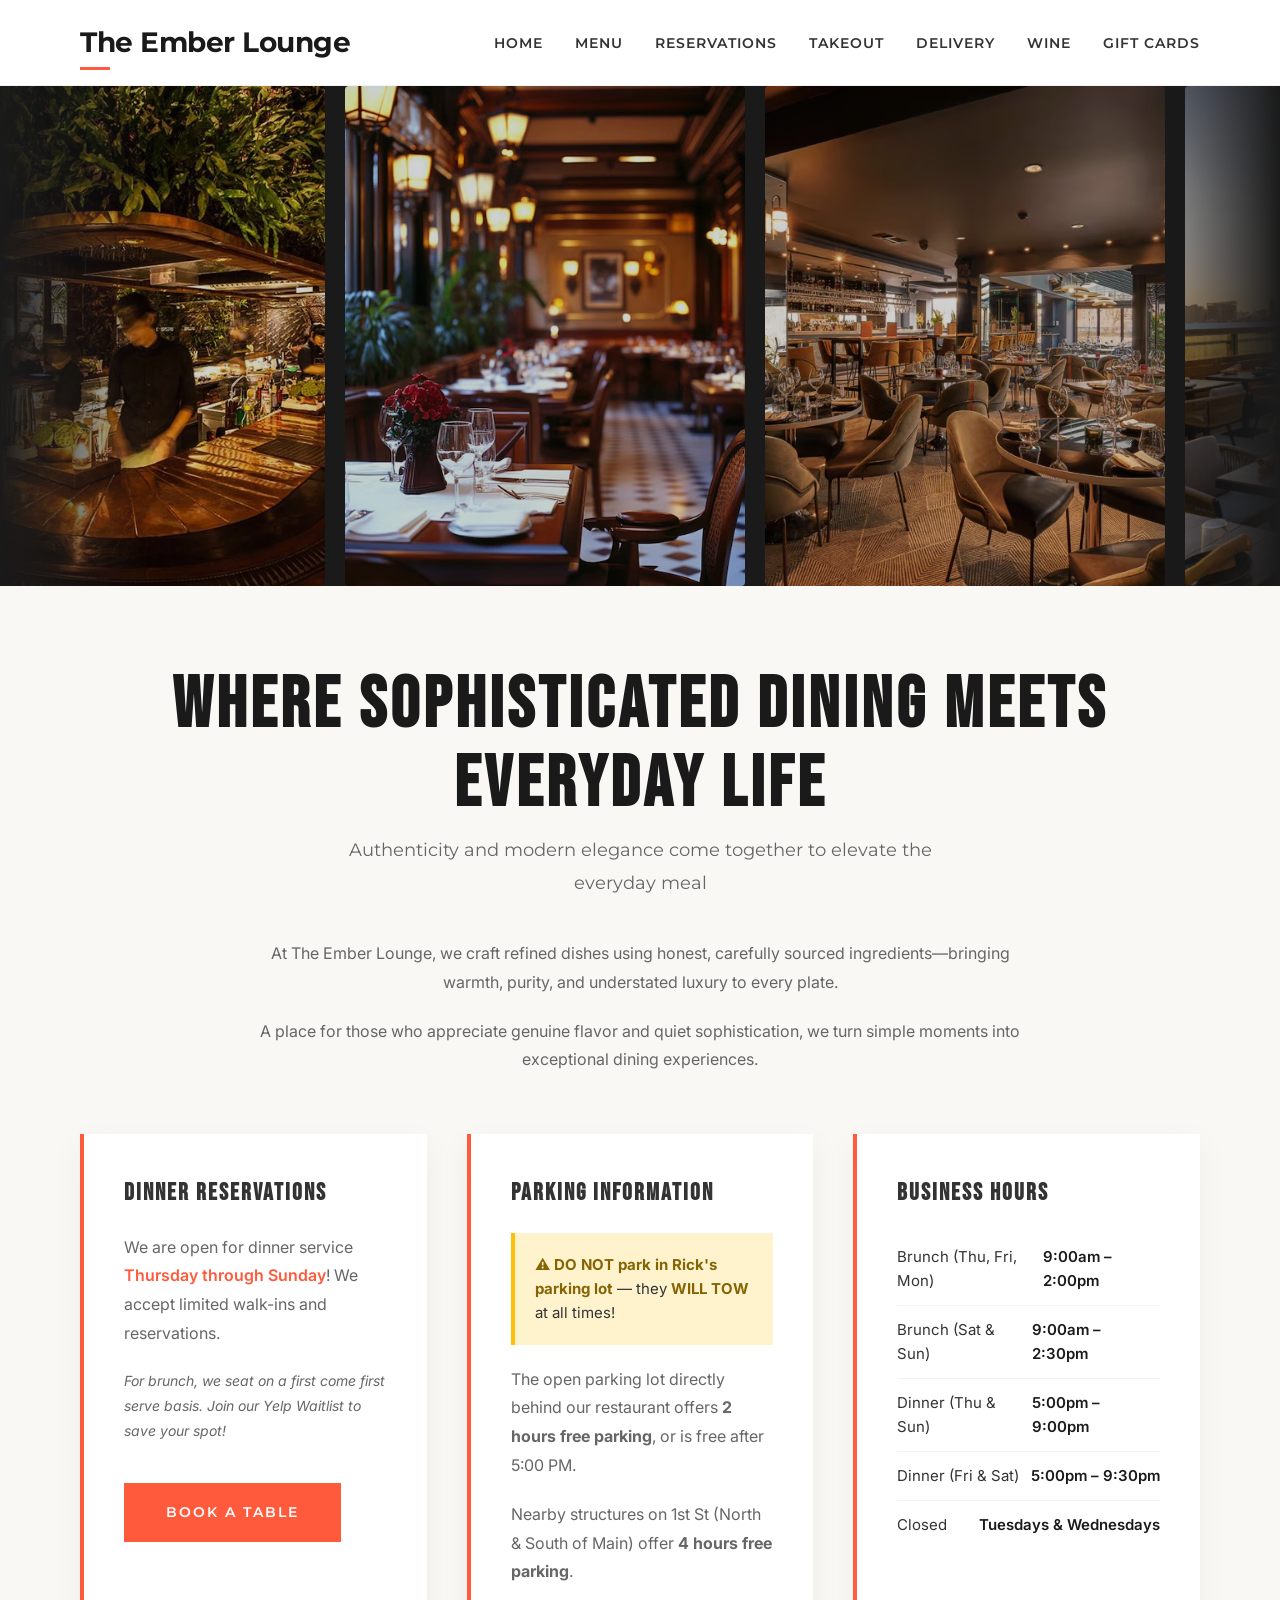
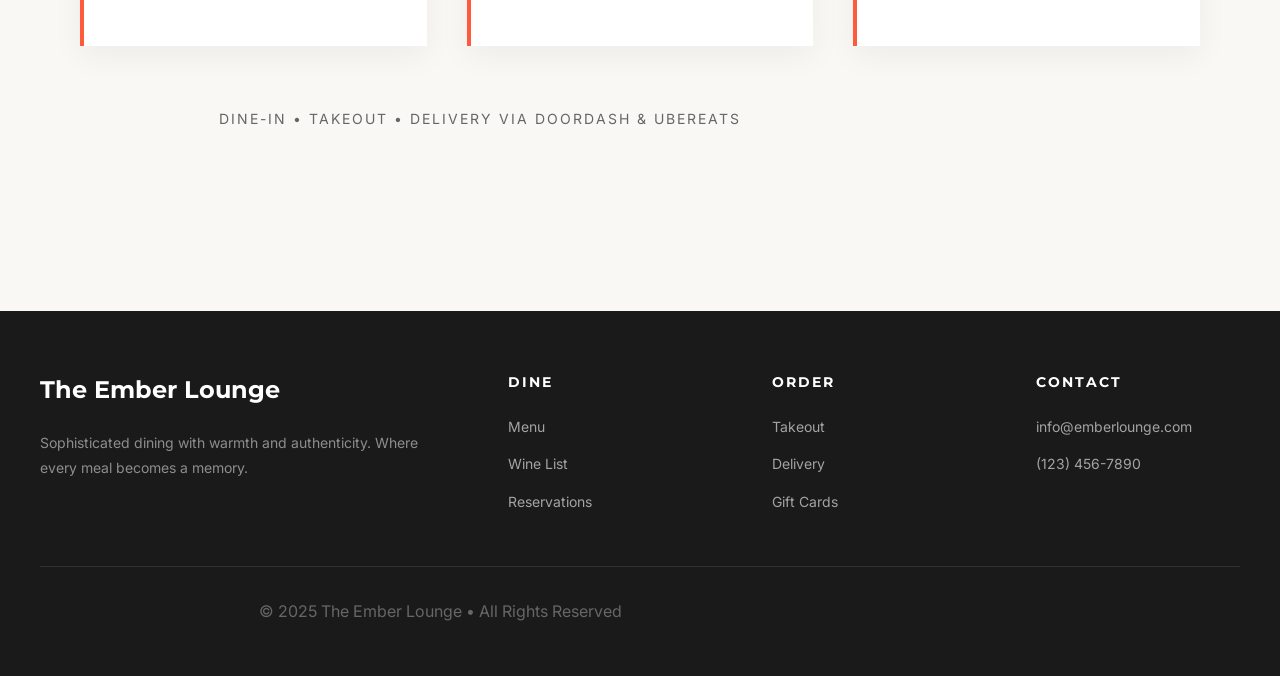
<file: index.html>
<!DOCTYPE html>
<html lang="en">
<head>
    <meta charset="UTF-8">
    <meta name="viewport" content="width=device-width, initial-scale=1.0">
    <title>The Ember Lounge | Sophisticated Dining</title>
    <meta name="description" content="Where sophisticated dining meets everyday life. Experience refined dishes with honest, carefully sourced ingredients.">

    <!-- Google Fonts -->
    <link rel="preconnect" href="https://fonts.googleapis.com">
    <link rel="preconnect" href="https://fonts.gstatic.com" crossorigin>
    <link href="https://fonts.googleapis.com/css2?family=Bebas+Neue&family=Inter:wght@300;400;600&family=Montserrat:wght@400;600;700&display=swap" rel="stylesheet">
    
    <link rel="stylesheet" href="style.css">
</head>
<body>

    <!-- Navigation -->
    <header>
        <nav class="navbar">
            <div class="logo">The Ember Lounge</div>
            <div class="menu-toggle">
                <span></span>
                <span></span>
                <span></span>
            </div>
            <ul class="nav-links">
                <li><a href="index.html">Home</a></li>
                <li><a href="menu.html">Menu</a></li>
                <li><a href="reservation.html">Reservations</a></li>
                <li><a href="takeout.html">Takeout</a></li>
                <li><a href="delivery.html">Delivery</a></li>
                <li><a href="wine.html">Wine</a></li>
                <li><a href="giftcards.html">Gift Cards</a></li>
            </ul>
        </nav>
    </header>

    <!-- Hero Slider -->
    <section class="premium-slider">
        <div class="slider-wrapper">
            <div class="slider-track">
                <img src="images/barres.jpg" alt="The Ember Lounge Bar">
                <img src="images/picres.avif" alt="Restaurant Interior">
                <img src="images/res.avif" alt="Dining Area">
                <img src="images/res1.png" alt="Chef's Table">
            </div>
        </div>
    </section>

    <!-- Main Content -->
    <main class="container">
        <h1 class="page-title">Where Sophisticated Dining Meets Everyday Life</h1>
        <p class="page-subtitle">Authenticity and modern elegance come together to elevate the everyday meal</p>
        
        <div class="text-center" style="max-width: 800px; margin: 0 auto 60px;">
            <p>At The Ember Lounge, we craft refined dishes using honest, carefully sourced ingredients—bringing warmth, purity, and understated luxury to every plate.</p>
            <p>A place for those who appreciate genuine flavor and quiet sophistication, we turn simple moments into exceptional dining experiences.</p>
        </div>

        <div class="info-grid">
            <div class="info-box">
                <h3>Dinner Reservations</h3>
                <p>We are open for dinner service <span class="highlight">Thursday through Sunday</span>! We accept limited walk-ins and reservations.</p>
                <p style="margin-top: 15px; font-size: 14px;"><em>For brunch, we seat on a first come first serve basis. Join our Yelp Waitlist to save your spot!</em></p>
                <a href="reservation.html" class="btn btn-primary mt-20">Book a Table</a>
            </div>

            <div class="info-box">
                <h3>Parking Information</h3>
                <div class="warning-box">
                    <strong>⚠️ DO NOT park in Rick's parking lot</strong> — they <strong>WILL TOW</strong> at all times!
                </div>
                <p>The open parking lot directly behind our restaurant offers <strong>2 hours free parking</strong>, or is free after 5:00 PM.</p>
                <p>Nearby structures on 1st St (North & South of Main) offer <strong>4 hours free parking</strong>.</p>
            </div>

            <div class="info-box">
                <h3>Business Hours</h3>
                <ul class="hours-list">
                    <li>
                        <span>Brunch (Thu, Fri, Mon)</span>
                        <strong>9:00am – 2:00pm</strong>
                    </li>
                    <li>
                        <span>Brunch (Sat & Sun)</span>
                        <strong>9:00am – 2:30pm</strong>
                    </li>
                    <li>
                        <span>Dinner (Thu & Sun)</span>
                        <strong>5:00pm – 9:00pm</strong>
                    </li>
                    <li>
                        <span>Dinner (Fri & Sat)</span>
                        <strong>5:00pm – 9:30pm</strong>
                    </li>
                    <li>
                        <span>Closed</span>
                        <strong>Tuesdays & Wednesdays</strong>
                    </li>
                </ul>
            </div>
        </div>

        <div class="text-center mt-40">
            <p style="font-size: 14px; text-transform: uppercase; letter-spacing: 2px; color: var(--text-light);">
                Dine-in • Takeout • Delivery via DoorDash & UberEats
            </p>
        </div>
    </main>

    <!-- Footer -->
    <footer>
        <div class="footer-content">
            <div class="footer-brand">
                <h4>The Ember Lounge</h4>
                <p>Sophisticated dining with warmth and authenticity. Where every meal becomes a memory.</p>
            </div>
            <div class="footer-links">
                <h5>Dine</h5>
                <ul>
                    <li><a href="menu.html">Menu</a></li>
                    <li><a href="wine.html">Wine List</a></li>
                    <li><a href="reservation.html">Reservations</a></li>
                </ul>
            </div>
            <div class="footer-links">
                <h5>Order</h5>
                <ul>
                    <li><a href="takeout.html">Takeout</a></li>
                    <li><a href="delivery.html">Delivery</a></li>
                    <li><a href="giftcards.html">Gift Cards</a></li>
                </ul>
            </div>
            <div class="footer-links">
                <h5>Contact</h5>
                <ul>
                    <li><a href="mailto:info@emberlounge.com">info@emberlounge.com</a></li>
                    <li><a href="tel:+1234567890">(123) 456-7890</a></li>
                </ul>
            </div>
        </div>
        <div class="footer-bottom">
            <p>&copy; 2025 The Ember Lounge • All Rights Reserved</p>
        </div>
    </footer>

    <script src="res.js"></script>
</body>
</html>
</file>
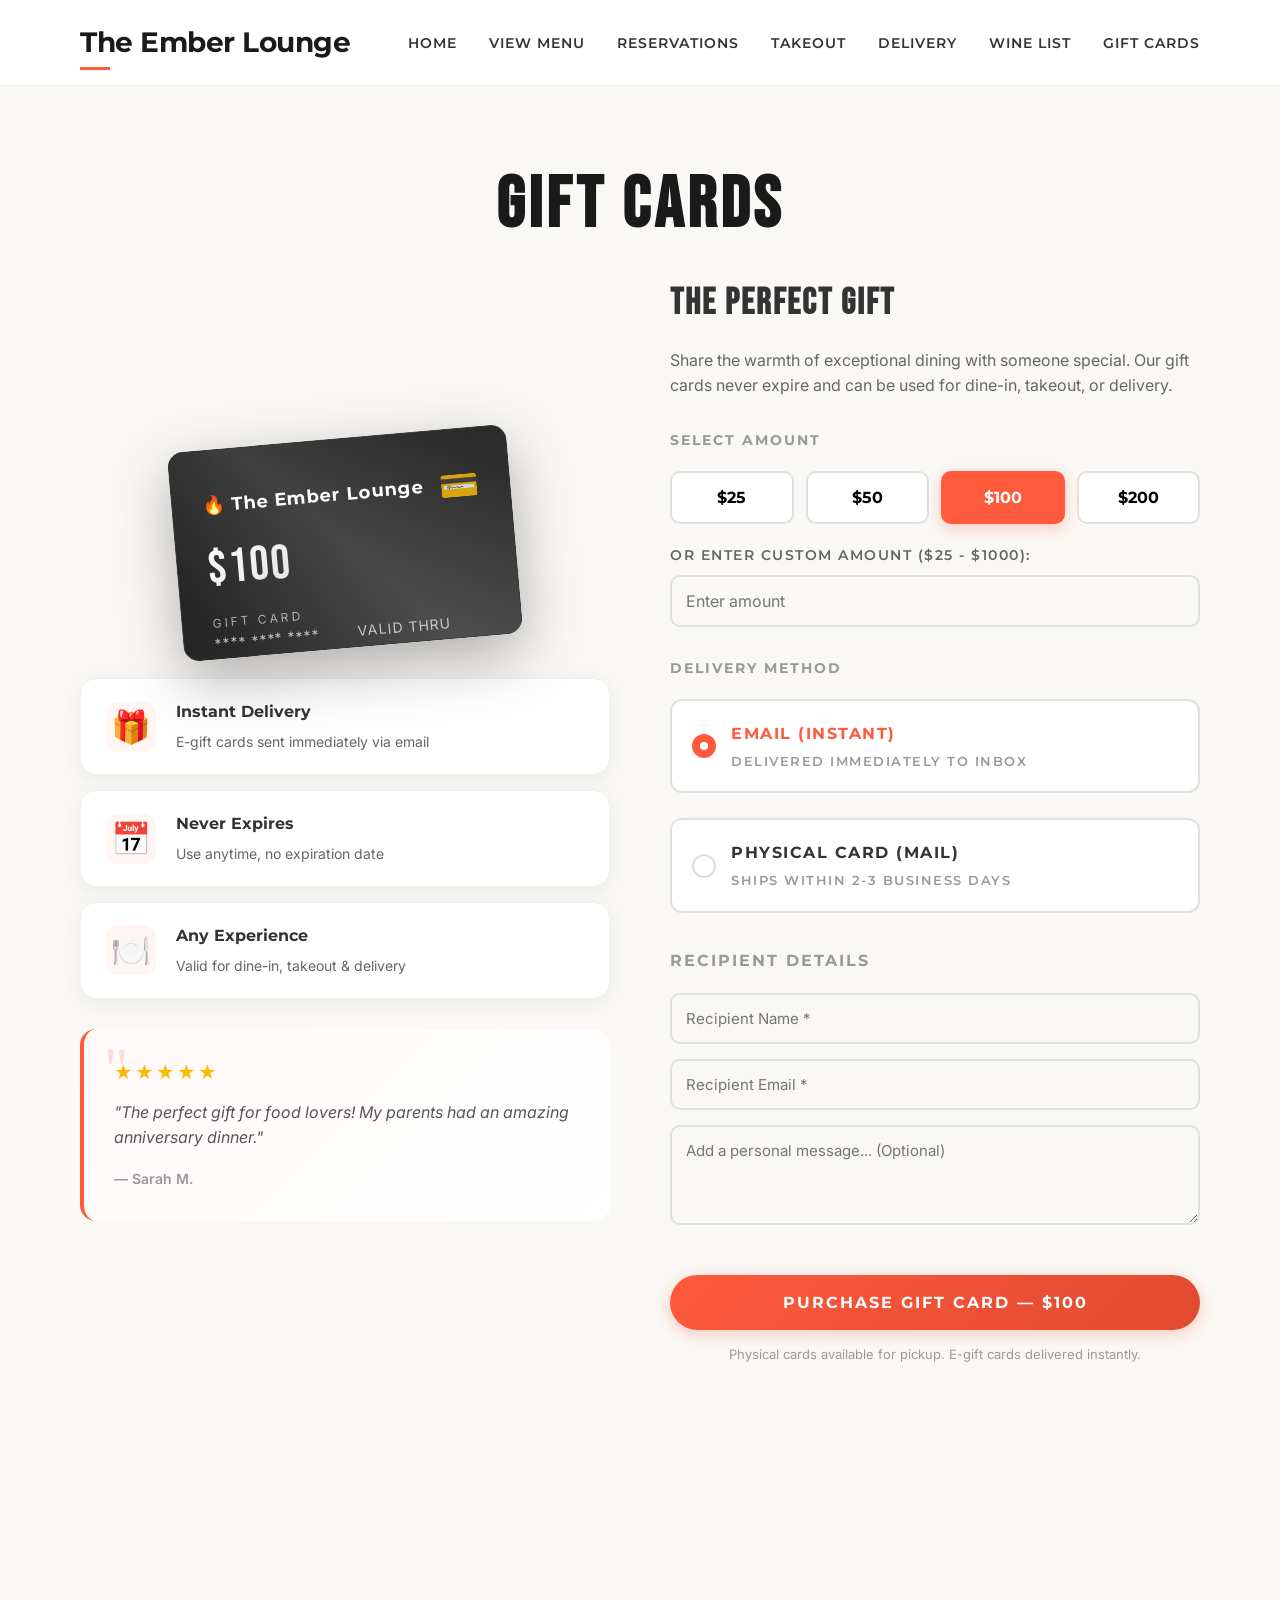
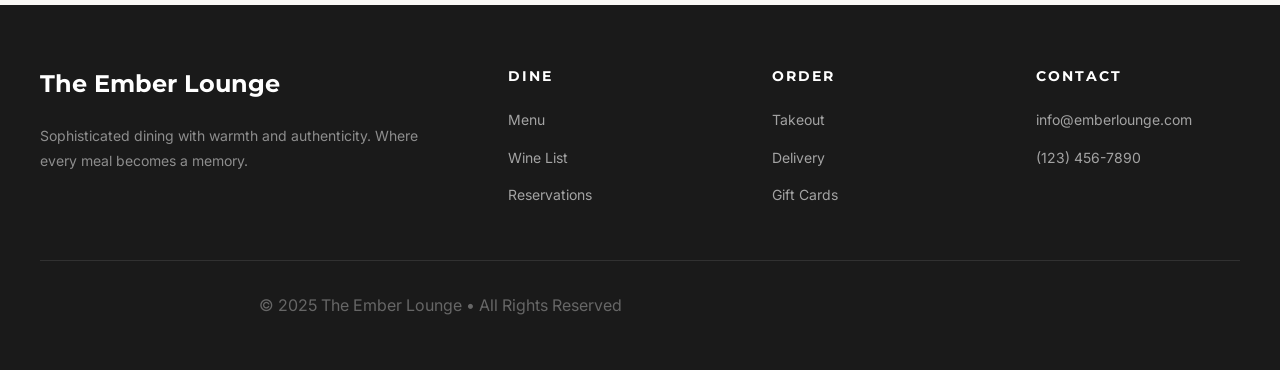
<file: giftcards.html>
<!DOCTYPE html>
<html lang="en">
<head>
    <meta charset="UTF-8">
    <meta name="viewport" content="width=device-width, initial-scale=1.0">
    <title>Gift Cards - The Ember Lounge</title>
    <link href="https://fonts.googleapis.com/css2?family=Bebas+Neue&family=Inter:wght@300;400;600&family=Montserrat:wght@400;600;700&display=swap" rel="stylesheet">
    <link rel="stylesheet" href="style.css">
</head>
<body>

<header>
    <nav class="navbar">
        <div class="logo">The Ember Lounge</div>
        <ul class="nav-links">
            <li><a href="index.html">Home</a></li>
            <li><a href="menu.html">View Menu</a></li>
            <li><a href="reservation.html">Reservations</a></li>
            <li><a href="takeout.html">Takeout</a></li>
            <li><a href="delivery.html">Delivery</a></li>
            <li><a href="wine.html">Wine List</a></li>
            <li><a href="giftcards.html">Gift Cards</a></li>
        </ul>
    </nav>
</header>

<main class="container">
    <h1 class="page-title">GIFT CARDS</h1>
    
    <div class="giftcard-hero">
        <!-- LEFT SIDE - Enhanced Visual Preview -->
        <div class="giftcard-left">
            <!-- Main Gift Card Visual -->
            <div class="giftcard-visual">
                <div class="giftcard-card" id="giftCardPreview">
                    <div class="card-design">
                        <div class="card-header">
                            <span class="card-logo">🔥 The Ember Lounge</span>
                            <span class="card-chip">💳</span>
                        </div>
                        <div class="card-body">
                            <span class="card-amount" id="cardAmountDisplay">$100</span>
                            <span class="card-label">GIFT CARD</span>
                        </div>
                        <div class="card-footer">
                            <span class="card-number">**** **** **** 4242</span>
                            <span class="card-valid">VALID THRU 12/28</span>
                        </div>
                    </div>
                    <div class="card-shine"></div>
                </div>
            </div>

            <!-- Additional Info Cards -->
            <div class="info-cards">
                <div class="info-card">
                    <span class="info-icon">🎁</span>
                    <div class="info-content">
                        <h4>Instant Delivery</h4>
                        <p>E-gift cards sent immediately via email</p>
                    </div>
                </div>
                
                <div class="info-card">
                    <span class="info-icon">📅</span>
                    <div class="info-content">
                        <h4>Never Expires</h4>
                        <p>Use anytime, no expiration date</p>
                    </div>
                </div>
                
                <div class="info-card">
                    <span class="info-icon">🍽️</span>
                    <div class="info-content">
                        <h4>Any Experience</h4>
                        <p>Valid for dine-in, takeout & delivery</p>
                    </div>
                </div>
            </div>

            <!-- Testimonial -->
            <div class="giftcard-testimonial">
                <div class="stars">★★★★★</div>
                <p>"The perfect gift for food lovers! My parents had an amazing anniversary dinner."</p>
                <span class="testimonial-author">— Sarah M.</span>
            </div>
        </div>

        <!-- RIGHT SIDE - Form (Keep as is) -->
        <div class="giftcard-info">
            <h2>The Perfect Gift</h2>
            <p>Share the warmth of exceptional dining with someone special. Our gift cards never expire and can be used for dine-in, takeout, or delivery.</p>
            
            <div class="giftcard-options">
                <h3>Select Amount</h3>
                <div class="amount-buttons">
                    <button class="amount-btn" onclick="selectAmount(25)">$25</button>
                    <button class="amount-btn" onclick="selectAmount(50)">$50</button>
                    <button class="amount-btn active" onclick="selectAmount(100)">$100</button>
                    <button class="amount-btn" onclick="selectAmount(200)">$200</button>
                </div>
                
                <div class="custom-amount">
                    <label>Or enter custom amount ($25 - $1000):</label>
                    <input type="number" id="customAmount" placeholder="Enter amount" min="25" max="1000">
                </div>

                <h3>Delivery Method</h3>
                <div class="delivery-method">
                    <label class="radio-label">
                        <input type="radio" name="deliveryMethod" value="email" checked>
                        <span class="radio-custom"></span>
                        <div class="radio-text">
                            <strong>Email (Instant)</strong>
                            <small>Delivered immediately to inbox</small>
                        </div>
                    </label>
                    
                    <label class="radio-label">
                        <input type="radio" name="deliveryMethod" value="physical">
                        <span class="radio-custom"></span>
                        <div class="radio-text">
                            <strong>Physical Card (Mail)</strong>
                            <small>Ships within 2-3 business days</small>
                        </div>
                    </label>
                </div>
                
                <div class="recipient-info">
                    <h3>Recipient Details</h3>
                    <input type="text" placeholder="Recipient Name *" id="recipientName" required>
                    <input type="email" placeholder="Recipient Email *" id="recipientEmail" required>
                    <textarea placeholder="Add a personal message... (Optional)" rows="3" id="giftMessage"></textarea>
                </div>
                
                <button class="btn-purchase" onclick="purchaseGiftCard()">PURCHASE GIFT CARD — $<span id="purchaseAmount">100</span></button>
                <p class="giftcard-note">Physical cards available for pickup. E-gift cards delivered instantly.</p>
            </div>
        </div>
    </div>
</main>

<footer>
        <div class="footer-content">
            <div class="footer-brand">
                <h4>The Ember Lounge</h4>
                <p>Sophisticated dining with warmth and authenticity. Where every meal becomes a memory.</p>
            </div>
            <div class="footer-links">
                <h5>Dine</h5>
                <ul>
                    <li><a href="menu.html">Menu</a></li>
                    <li><a href="wine.html">Wine List</a></li>
                    <li><a href="reservation.html">Reservations</a></li>
                </ul>
            </div>
            <div class="footer-links">
                <h5>Order</h5>
                <ul>
                    <li><a href="takeout.html">Takeout</a></li>
                    <li><a href="delivery.html">Delivery</a></li>
                    <li><a href="giftcards.html">Gift Cards</a></li>
                </ul>
            </div>
            <div class="footer-links">
                <h5>Contact</h5>
                <ul>
                    <li><a href="mailto:info@emberlounge.com">info@emberlounge.com</a></li>
                    <li><a href="tel:+1234567890">(123) 456-7890</a></li>
                </ul>
            </div>
        </div>
        <div class="footer-bottom">
            <p>&copy; 2025 The Ember Lounge • All Rights Reserved</p>
        </div>
    </footer>

<script src="res.js"></script>
</body>
</html>
</file>
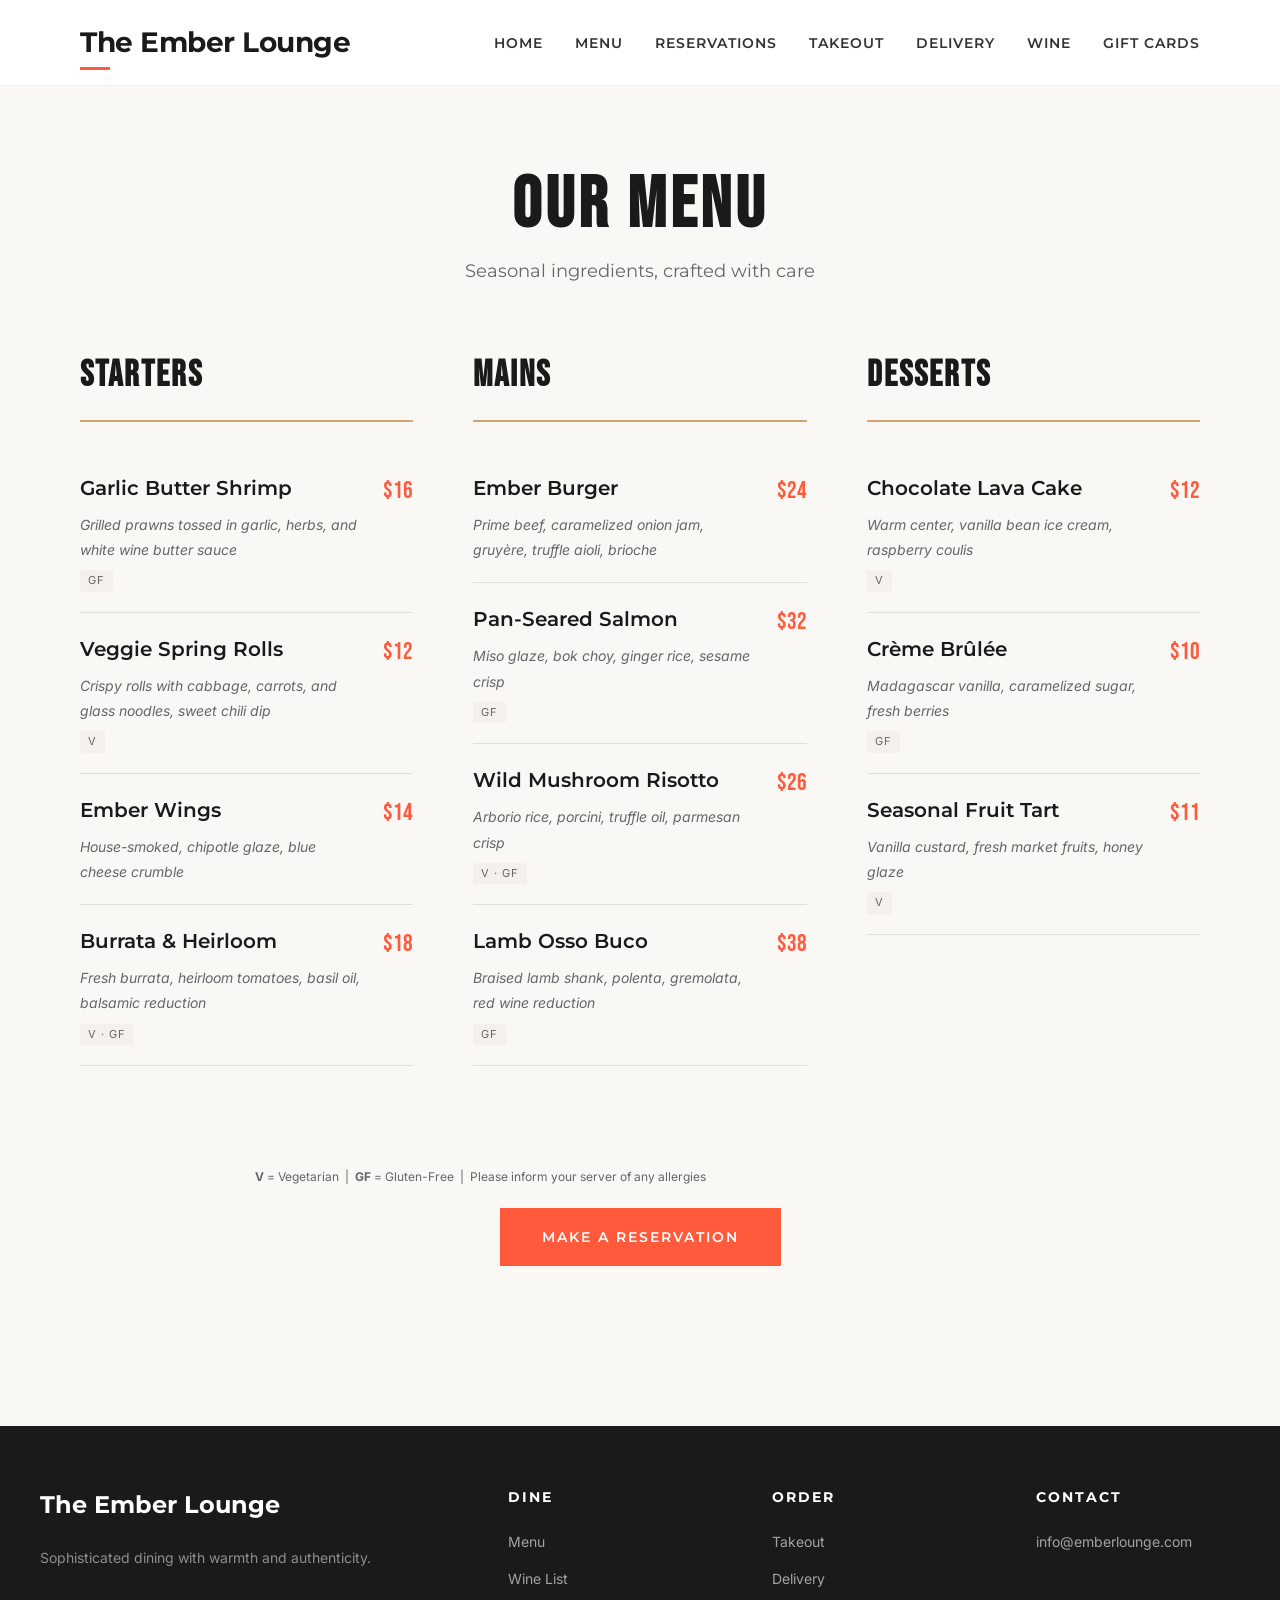
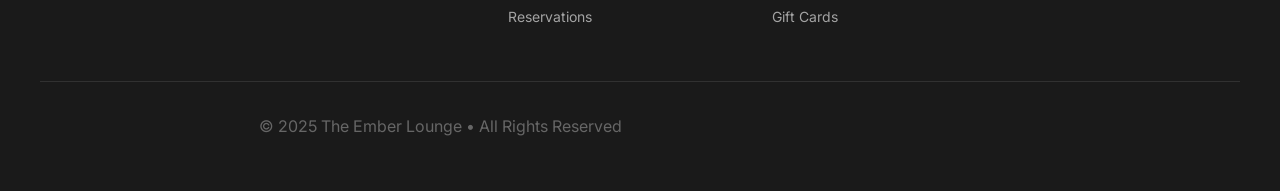
<file: menu.html>
<!DOCTYPE html>
<html lang="en">
<head>
    <meta charset="UTF-8">
    <meta name="viewport" content="width=device-width, initial-scale=1.0">
    <title>Our Menu | The Ember Lounge</title>
    <link rel="preconnect" href="https://fonts.googleapis.com">
    <link rel="preconnect" href="https://fonts.gstatic.com" crossorigin>
    <link href="https://fonts.googleapis.com/css2?family=Bebas+Neue&family=Inter:wght@300;400;600&family=Montserrat:wght@400;600;700&display=swap" rel="stylesheet">
    <link rel="stylesheet" href="style.css">
</head>
<body>

<header>
    <nav class="navbar">
        <div class="logo">The Ember Lounge</div>
        <div class="menu-toggle">
            <span></span>
            <span></span>
            <span></span>
        </div>
        <ul class="nav-links">
            <li><a href="index.html">Home</a></li>
            <li><a href="menu.html">Menu</a></li>
            <li><a href="reservation.html">Reservations</a></li>
            <li><a href="takeout.html">Takeout</a></li>
            <li><a href="delivery.html">Delivery</a></li>
            <li><a href="wine.html">Wine</a></li>
            <li><a href="giftcards.html">Gift Cards</a></li>
        </ul>
    </nav>
</header>

<main class="container">
    <div class="menu-intro">
        <h1 class="page-title">Our Menu</h1>
        <p class="page-subtitle">Seasonal ingredients, crafted with care</p>
    </div>

    <div class="menu-grid">
        <!-- Starters -->
        <section class="menu-section">
            <h2 class="menu-category">Starters</h2>
            
            <div class="menu-item">
                <div class="menu-item-content">
                    <h3>Garlic Butter Shrimp</h3>
                    <p>Grilled prawns tossed in garlic, herbs, and white wine butter sauce</p>
                    <span class="dietary">GF</span>
                </div>
                <span class="price">$16</span>
            </div>

            <div class="menu-item">
                <div class="menu-item-content">
                    <h3>Veggie Spring Rolls</h3>
                    <p>Crispy rolls with cabbage, carrots, and glass noodles, sweet chili dip</p>
                    <span class="dietary">V</span>
                </div>
                <span class="price">$12</span>
            </div>

            <div class="menu-item">
                <div class="menu-item-content">
                    <h3>Ember Wings</h3>
                    <p>House-smoked, chipotle glaze, blue cheese crumble</p>
                </div>
                <span class="price">$14</span>
            </div>

            <div class="menu-item">
                <div class="menu-item-content">
                    <h3>Burrata & Heirloom</h3>
                    <p>Fresh burrata, heirloom tomatoes, basil oil, balsamic reduction</p>
                    <span class="dietary">V · GF</span>
                </div>
                <span class="price">$18</span>
            </div>
        </section>

        <!-- Mains -->
        <section class="menu-section">
            <h2 class="menu-category">Mains</h2>
            
            <div class="menu-item">
                <div class="menu-item-content">
                    <h3>Ember Burger</h3>
                    <p>Prime beef, caramelized onion jam, gruyère, truffle aioli, brioche</p>
                </div>
                <span class="price">$24</span>
            </div>

            <div class="menu-item">
                <div class="menu-item-content">
                    <h3>Pan-Seared Salmon</h3>
                    <p>Miso glaze, bok choy, ginger rice, sesame crisp</p>
                    <span class="dietary">GF</span>
                </div>
                <span class="price">$32</span>
            </div>

            <div class="menu-item">
                <div class="menu-item-content">
                    <h3>Wild Mushroom Risotto</h3>
                    <p>Arborio rice, porcini, truffle oil, parmesan crisp</p>
                    <span class="dietary">V · GF</span>
                </div>
                <span class="price">$26</span>
            </div>

            <div class="menu-item">
                <div class="menu-item-content">
                    <h3>Lamb Osso Buco</h3>
                    <p>Braised lamb shank, polenta, gremolata, red wine reduction</p>
                    <span class="dietary">GF</span>
                </div>
                <span class="price">$38</span>
            </div>
        </section>

        <!-- Desserts -->
        <section class="menu-section">
            <h2 class="menu-category">Desserts</h2>
            
            <div class="menu-item">
                <div class="menu-item-content">
                    <h3>Chocolate Lava Cake</h3>
                    <p>Warm center, vanilla bean ice cream, raspberry coulis</p>
                    <span class="dietary">V</span>
                </div>
                <span class="price">$12</span>
            </div>

            <div class="menu-item">
                <div class="menu-item-content">
                    <h3>Crème Brûlée</h3>
                    <p>Madagascar vanilla, caramelized sugar, fresh berries</p>
                    <span class="dietary">GF</span>
                </div>
                <span class="price">$10</span>
            </div>

            <div class="menu-item">
                <div class="menu-item-content">
                    <h3>Seasonal Fruit Tart</h3>
                    <p>Vanilla custard, fresh market fruits, honey glaze</p>
                    <span class="dietary">V</span>
                </div>
                <span class="price">$11</span>
            </div>
        </section>
    </div>

    <div class="text-center mt-40">
        <p style="font-size: 12px; color: var(--text-light); margin-bottom: 20px;">
            <strong>V</strong> = Vegetarian &nbsp;|&nbsp; <strong>GF</strong> = Gluten-Free &nbsp;|&nbsp; 
            Please inform your server of any allergies
        </p>
        <a href="reservation.html" class="btn btn-primary">Make a Reservation</a>
    </div>
</main>

<footer>
    <div class="footer-content">
        <div class="footer-brand">
            <h4>The Ember Lounge</h4>
            <p>Sophisticated dining with warmth and authenticity.</p>
        </div>
        <div class="footer-links">
            <h5>Dine</h5>
            <ul>
                <li><a href="menu.html">Menu</a></li>
                <li><a href="wine.html">Wine List</a></li>
                <li><a href="reservation.html">Reservations</a></li>
            </ul>
        </div>
        <div class="footer-links">
            <h5>Order</h5>
            <ul>
                <li><a href="takeout.html">Takeout</a></li>
                <li><a href="delivery.html">Delivery</a></li>
                <li><a href="giftcards.html">Gift Cards</a></li>
            </ul>
        </div>
        <div class="footer-links">
            <h5>Contact</h5>
            <ul>
                <li><a href="mailto:info@emberlounge.com">info@emberlounge.com</a></li>
            </ul>
        </div>
    </div>
    <div class="footer-bottom">
        <p>&copy; 2025 The Ember Lounge • All Rights Reserved</p>
    </div>
</footer>

<script src="res.js"></script>
</body>
</html>
</file>
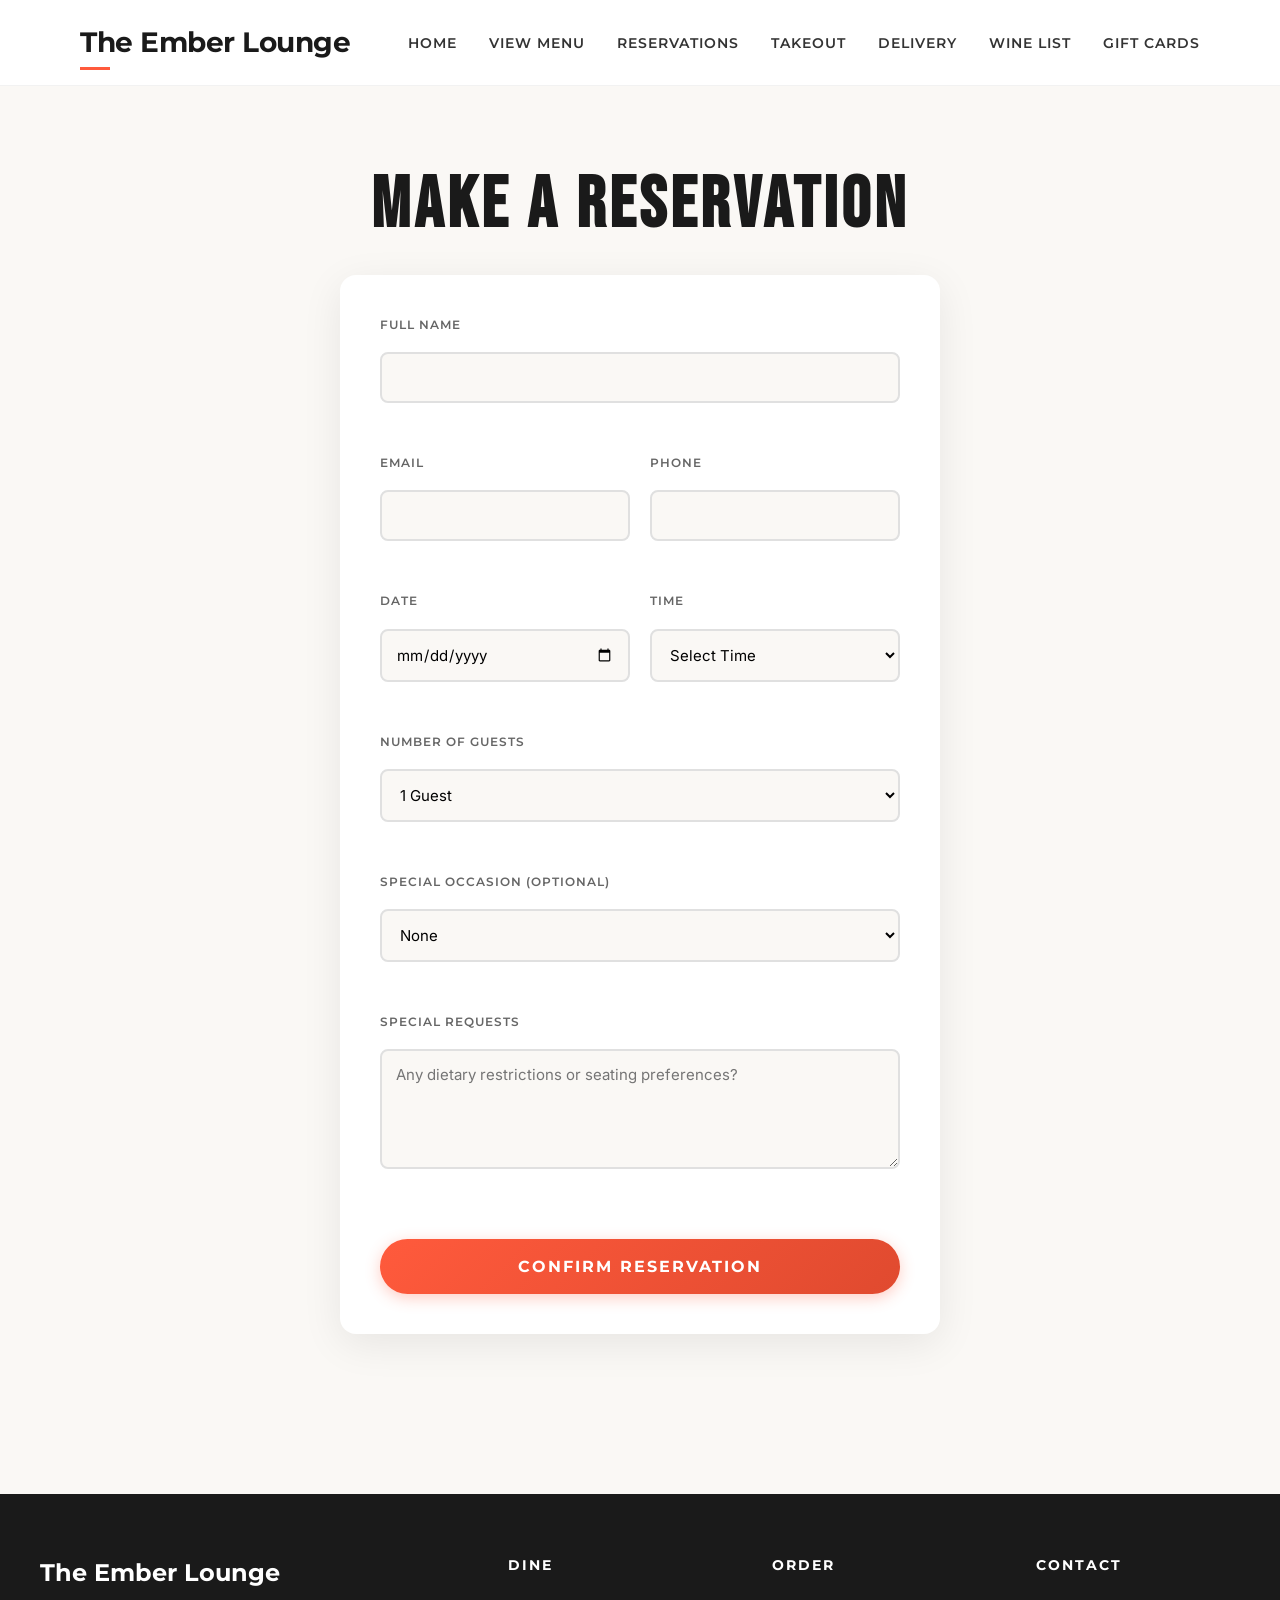
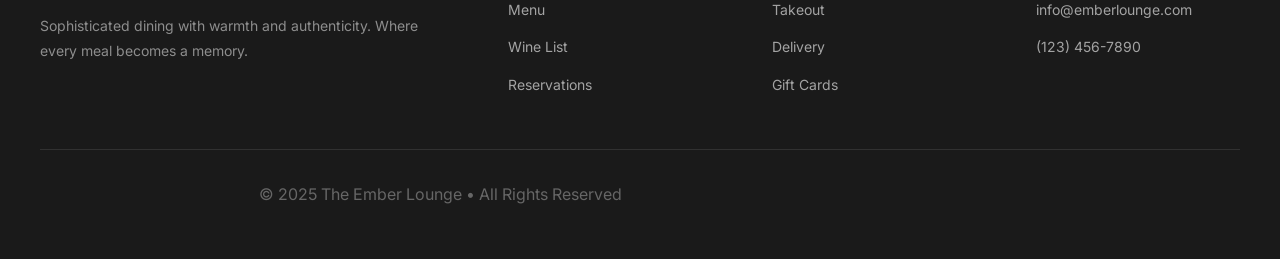
<file: reservation.html>
<!DOCTYPE html>
<html lang="en">
<head>
    <meta charset="UTF-8">
    <meta name="viewport" content="width=device-width, initial-scale=1.0">
    <title>Reservations - The Ember Lounge</title>
    <link href="https://fonts.googleapis.com/css2?family=Bebas+Neue&family=Inter:wght@300;400;600&family=Montserrat:wght@400;600;700&display=swap" rel="stylesheet">
    <link rel="stylesheet" href="style.css">
</head>
<body>

<header>
    <nav class="navbar">
        <div class="logo">The Ember Lounge</div>
        <ul class="nav-links">
            <li><a href="index.html">Home</a></li>
            <li><a href="menu.html">View Menu</a></li>
            <li><a href="reservation.html">Reservations</a></li>
            <li><a href="takeout.html">Takeout</a></li>
            <li><a href="delivery.html">Delivery</a></li>
            <li><a href="wine.html">Wine List</a></li>
            <li><a href="giftcards.html">Gift Cards</a></li>
        </ul>
    </nav>
</header>

<main class="container">
    <h1 class="page-title">MAKE A RESERVATION</h1>
    
    <div class="reservation-container">
        <form class="reservation-form" id="reservationForm">
            <div class="form-group">
                <label for="name">Full Name</label>
                <input type="text" id="name" name="name" required>
            </div>
            
            <div class="form-row">
                <div class="form-group">
                    <label for="email">Email</label>
                    <input type="email" id="email" name="email" required>
                </div>
                <div class="form-group">
                    <label for="phone">Phone</label>
                    <input type="tel" id="phone" name="phone" required>
                </div>
            </div>
            
            <div class="form-row">
                <div class="form-group">
                    <label for="date">Date</label>
                    <input type="date" id="date" name="date" required>
                </div>
                <div class="form-group">
                    <label for="time">Time</label>
                    <select id="time" name="time" required>
                        <option value="">Select Time</option>
                        <option value="17:00">5:00 PM</option>
                        <option value="17:30">5:30 PM</option>
                        <option value="18:00">6:00 PM</option>
                        <option value="18:30">6:30 PM</option>
                        <option value="19:00">7:00 PM</option>
                        <option value="19:30">7:30 PM</option>
                        <option value="20:00">8:00 PM</option>
                        <option value="20:30">8:30 PM</option>
                    </select>
                </div>
            </div>
            
            <div class="form-group">
                <label for="guests">Number of Guests</label>
                <select id="guests" name="guests" required>
                    <option value="1">1 Guest</option>
                    <option value="2">2 Guests</option>
                    <option value="3">3 Guests</option>
                    <option value="4">4 Guests</option>
                    <option value="5">5 Guests</option>
                    <option value="6">6 Guests</option>
                    <option value="7+">7+ Guests (Please call)</option>
                </select>
            </div>
            
            <div class="form-group">
                <label for="occasion">Special Occasion (Optional)</label>
                <select id="occasion" name="occasion">
                    <option value="">None</option>
                    <option value="birthday">Birthday</option>
                    <option value="anniversary">Anniversary</option>
                    <option value="business">Business Dinner</option>
                    <option value="date">Date Night</option>
                </select>
            </div>
            
            <div class="form-group">
                <label for="requests">Special Requests</label>
                <textarea id="requests" name="requests" rows="3" placeholder="Any dietary restrictions or seating preferences?"></textarea>
            </div>
            
            <button type="submit" class="btn-reserve">CONFIRM RESERVATION</button>
        </form>
    </div>
</main>

<!-- Confirmation Modal -->
<div id="confirmationModal" class="modal">
    <div class="modal-content">
        <span class="close-btn">&times;</span>
        <div class="modal-icon">✓</div>
        <h2>Reservation Confirmed!</h2>
        <p>Thank you for choosing The Ember Lounge.</p>
        <p id="confirmationDetails"></p>
        <button class="btn-close" onclick="closeModal()">CLOSE</button>
    </div>
</div>

<footer>
        <div class="footer-content">
            <div class="footer-brand">
                <h4>The Ember Lounge</h4>
                <p>Sophisticated dining with warmth and authenticity. Where every meal becomes a memory.</p>
            </div>
            <div class="footer-links">
                <h5>Dine</h5>
                <ul>
                    <li><a href="menu.html">Menu</a></li>
                    <li><a href="wine.html">Wine List</a></li>
                    <li><a href="reservation.html">Reservations</a></li>
                </ul>
            </div>
            <div class="footer-links">
                <h5>Order</h5>
                <ul>
                    <li><a href="takeout.html">Takeout</a></li>
                    <li><a href="delivery.html">Delivery</a></li>
                    <li><a href="giftcards.html">Gift Cards</a></li>
                </ul>
            </div>
            <div class="footer-links">
                <h5>Contact</h5>
                <ul>
                    <li><a href="mailto:info@emberlounge.com">info@emberlounge.com</a></li>
                    <li><a href="tel:+1234567890">(123) 456-7890</a></li>
                </ul>
            </div>
        </div>
        <div class="footer-bottom">
            <p>&copy; 2025 The Ember Lounge • All Rights Reserved</p>
        </div>
    </footer>

<script src="res.js"></script>
</body>
</html>
</file>
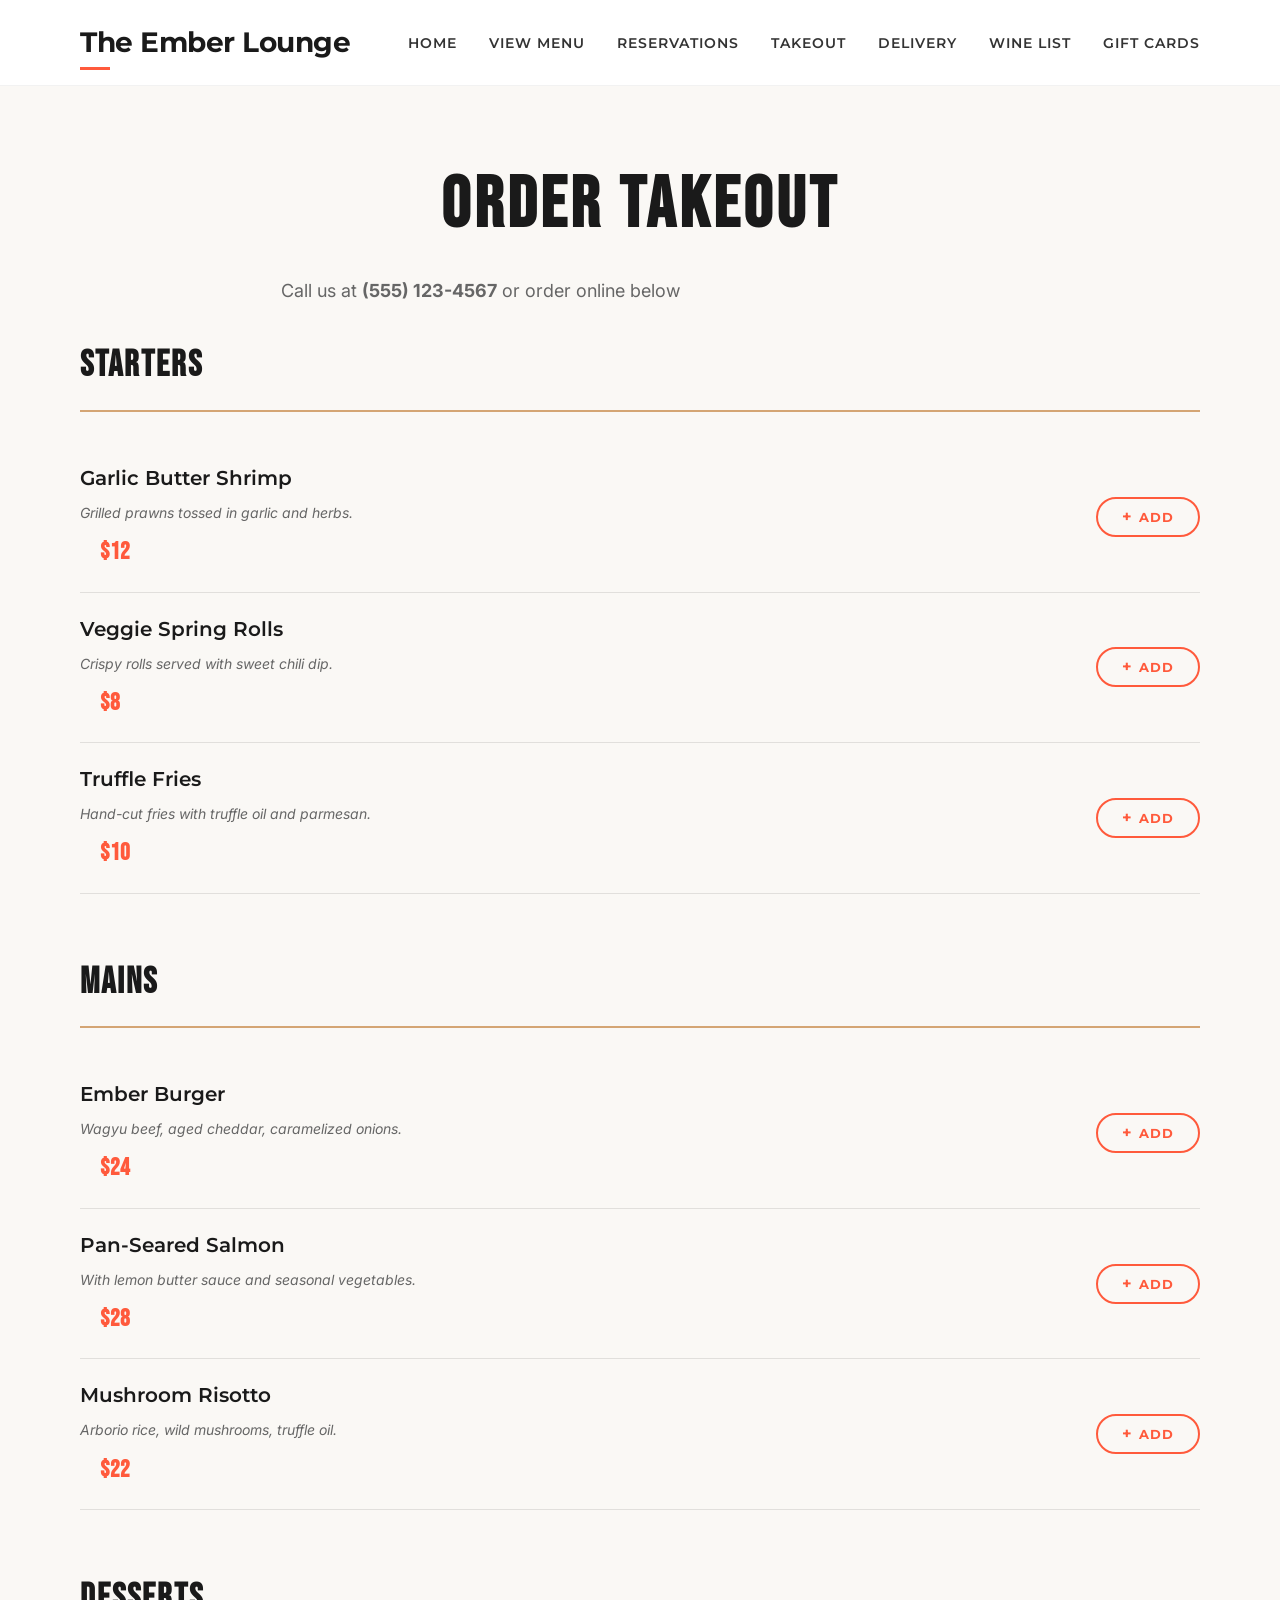
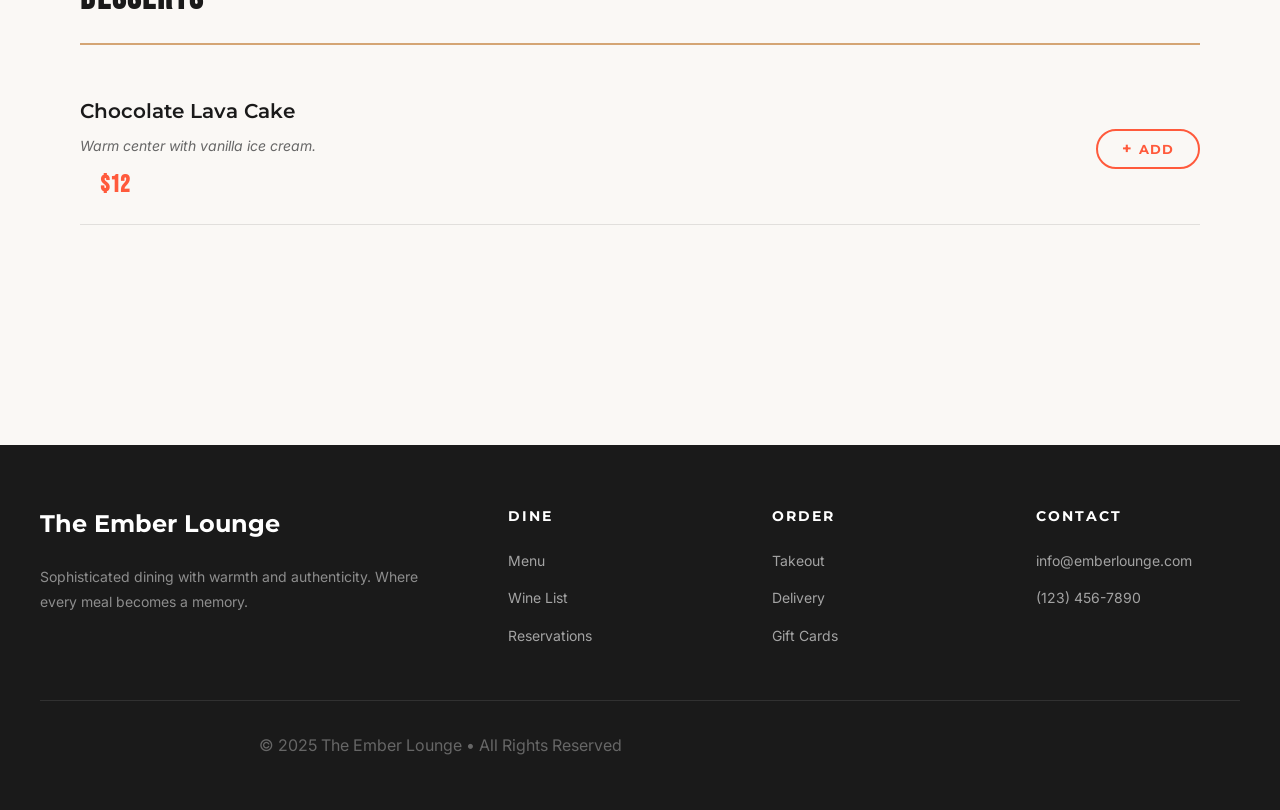
<file: takeout.html>
<!DOCTYPE html>
<html lang="en">
<head>
    <meta charset="UTF-8">
    <meta name="viewport" content="width=device-width, initial-scale=1.0">
    <title>Takeout - The Ember Lounge</title>
    <link href="https://fonts.googleapis.com/css2?family=Bebas+Neue&family=Inter:wght@300;400;600&family=Montserrat:wght@400;600;700&display=swap" rel="stylesheet">
    <link rel="stylesheet" href="style.css">
</head>
<body>

<header>
    <nav class="navbar">
        <div class="logo">The Ember Lounge</div>
        <ul class="nav-links">
            <li><a href="index.html">Home</a></li>
            <li><a href="menu.html">View Menu</a></li>
            <li><a href="reservation.html">Reservations</a></li>
            <li><a href="takeout.html">Takeout</a></li>
            <li><a href="delivery.html">Delivery</a></li>
            <li><a href="wine.html">Wine List</a></li>
            <li><a href="giftcards.html">Gift Cards</a></li>
        </ul>
    </nav>
</header>

<main class="container">
    <h1 class="page-title">ORDER TAKEOUT</h1>
    <p class="center-text">Call us at <strong>(555) 123-4567</strong> or order online below</p>
    
    <div class="cart-summary" id="cartSummary">
        <div class="cart-header">
            <h3>Your Order</h3>
            <span class="cart-count" id="cartCount">0 items</span>
        </div>
        <div class="cart-items" id="cartItems"></div>
        <div class="cart-total">
            <strong>Total: $<span id="cartTotal">0.00</span></strong>
        </div>
        <button class="btn-checkout" onclick="checkout()">PROCEED TO CHECKOUT</button>
    </div>

    <section class="menu-section">
        <h2 class="menu-category">Starters</h2>
        
        <div class="menu-item takeout-item">
            <div class="item-info">
                <h3>Garlic Butter Shrimp</h3>
                <p>Grilled prawns tossed in garlic and herbs.</p>
                <span class="price">$12</span>
            </div>
            <button class="btn-add" onclick="addToCart('Garlic Butter Shrimp', 12)">
                <span class="plus">+</span> ADD
            </button>
        </div>

        <div class="menu-item takeout-item">
            <div class="item-info">
                <h3>Veggie Spring Rolls</h3>
                <p>Crispy rolls served with sweet chili dip.</p>
                <span class="price">$8</span>
            </div>
            <button class="btn-add" onclick="addToCart('Veggie Spring Rolls', 8)">
                <span class="plus">+</span> ADD
            </button>
        </div>

        <div class="menu-item takeout-item">
            <div class="item-info">
                <h3>Truffle Fries</h3>
                <p>Hand-cut fries with truffle oil and parmesan.</p>
                <span class="price">$10</span>
            </div>
            <button class="btn-add" onclick="addToCart('Truffle Fries', 10)">
                <span class="plus">+</span> ADD
            </button>
        </div>
    </section>

    <section class="menu-section">
        <h2 class="menu-category">Mains</h2>
        
        <div class="menu-item takeout-item">
            <div class="item-info">
                <h3>Ember Burger</h3>
                <p>Wagyu beef, aged cheddar, caramelized onions.</p>
                <span class="price">$24</span>
            </div>
            <button class="btn-add" onclick="addToCart('Ember Burger', 24)">
                <span class="plus">+</span> ADD
            </button>
        </div>

        <div class="menu-item takeout-item">
            <div class="item-info">
                <h3>Pan-Seared Salmon</h3>
                <p>With lemon butter sauce and seasonal vegetables.</p>
                <span class="price">$28</span>
            </div>
            <button class="btn-add" onclick="addToCart('Pan-Seared Salmon', 28)">
                <span class="plus">+</span> ADD
            </button>
        </div>

        <div class="menu-item takeout-item">
            <div class="item-info">
                <h3>Mushroom Risotto</h3>
                <p>Arborio rice, wild mushrooms, truffle oil.</p>
                <span class="price">$22</span>
            </div>
            <button class="btn-add" onclick="addToCart('Mushroom Risotto', 22)">
                <span class="plus">+</span> ADD
            </button>
        </div>
    </section>

    <section class="menu-section">
        <h2 class="menu-category">Desserts</h2>
        
        <div class="menu-item takeout-item">
            <div class="item-info">
                <h3>Chocolate Lava Cake</h3>
                <p>Warm center with vanilla ice cream.</p>
                <span class="price">$12</span>
            </div>
            <button class="btn-add" onclick="addToCart('Chocolate Lava Cake', 12)">
                <span class="plus">+</span> ADD
            </button>
        </div>
    </section>
</main>

<footer>
        <div class="footer-content">
            <div class="footer-brand">
                <h4>The Ember Lounge</h4>
                <p>Sophisticated dining with warmth and authenticity. Where every meal becomes a memory.</p>
            </div>
            <div class="footer-links">
                <h5>Dine</h5>
                <ul>
                    <li><a href="menu.html">Menu</a></li>
                    <li><a href="wine.html">Wine List</a></li>
                    <li><a href="reservation.html">Reservations</a></li>
                </ul>
            </div>
            <div class="footer-links">
                <h5>Order</h5>
                <ul>
                    <li><a href="takeout.html">Takeout</a></li>
                    <li><a href="delivery.html">Delivery</a></li>
                    <li><a href="giftcards.html">Gift Cards</a></li>
                </ul>
            </div>
            <div class="footer-links">
                <h5>Contact</h5>
                <ul>
                    <li><a href="mailto:info@emberlounge.com">info@emberlounge.com</a></li>
                    <li><a href="tel:+1234567890">(123) 456-7890</a></li>
                </ul>
            </div>
        </div>
        <div class="footer-bottom">
            <p>&copy; 2025 The Ember Lounge • All Rights Reserved</p>
        </div>
    </footer>

<script src="res.js"></script>
</body>
</html>
</file>
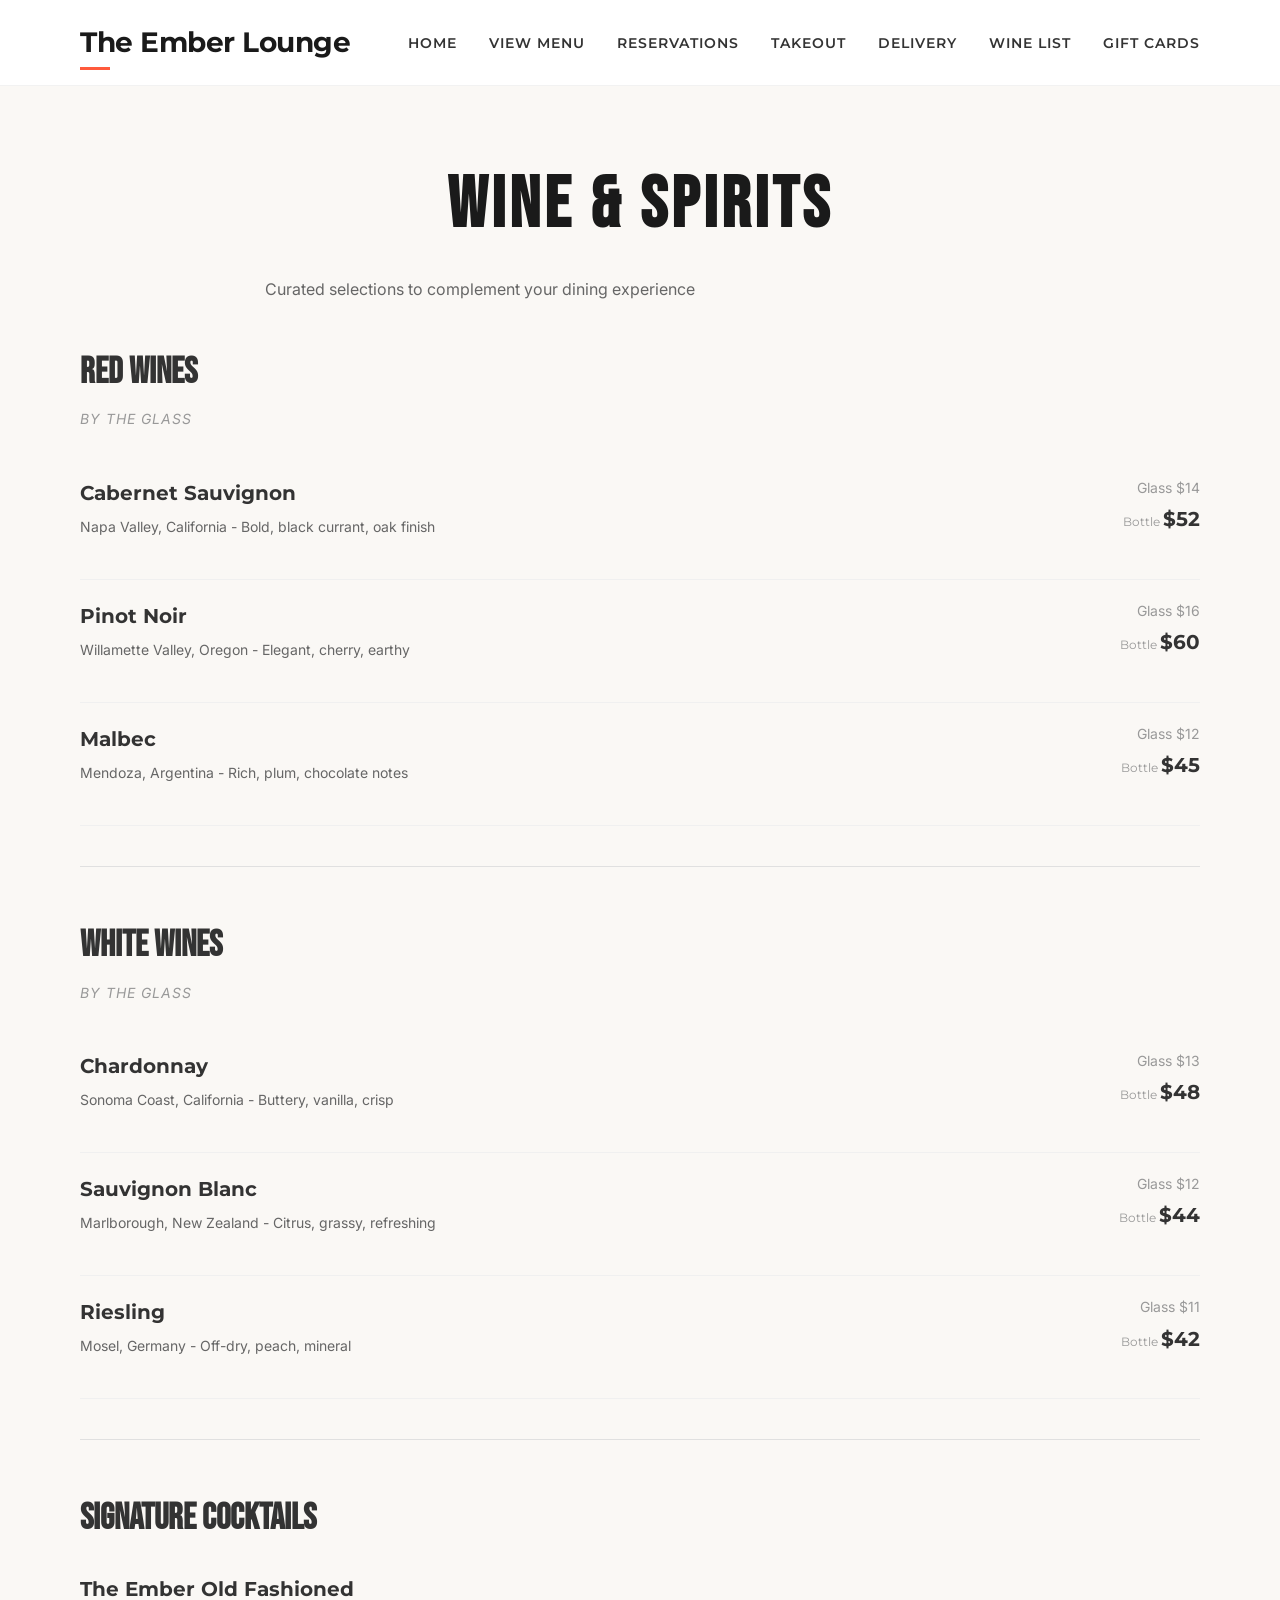
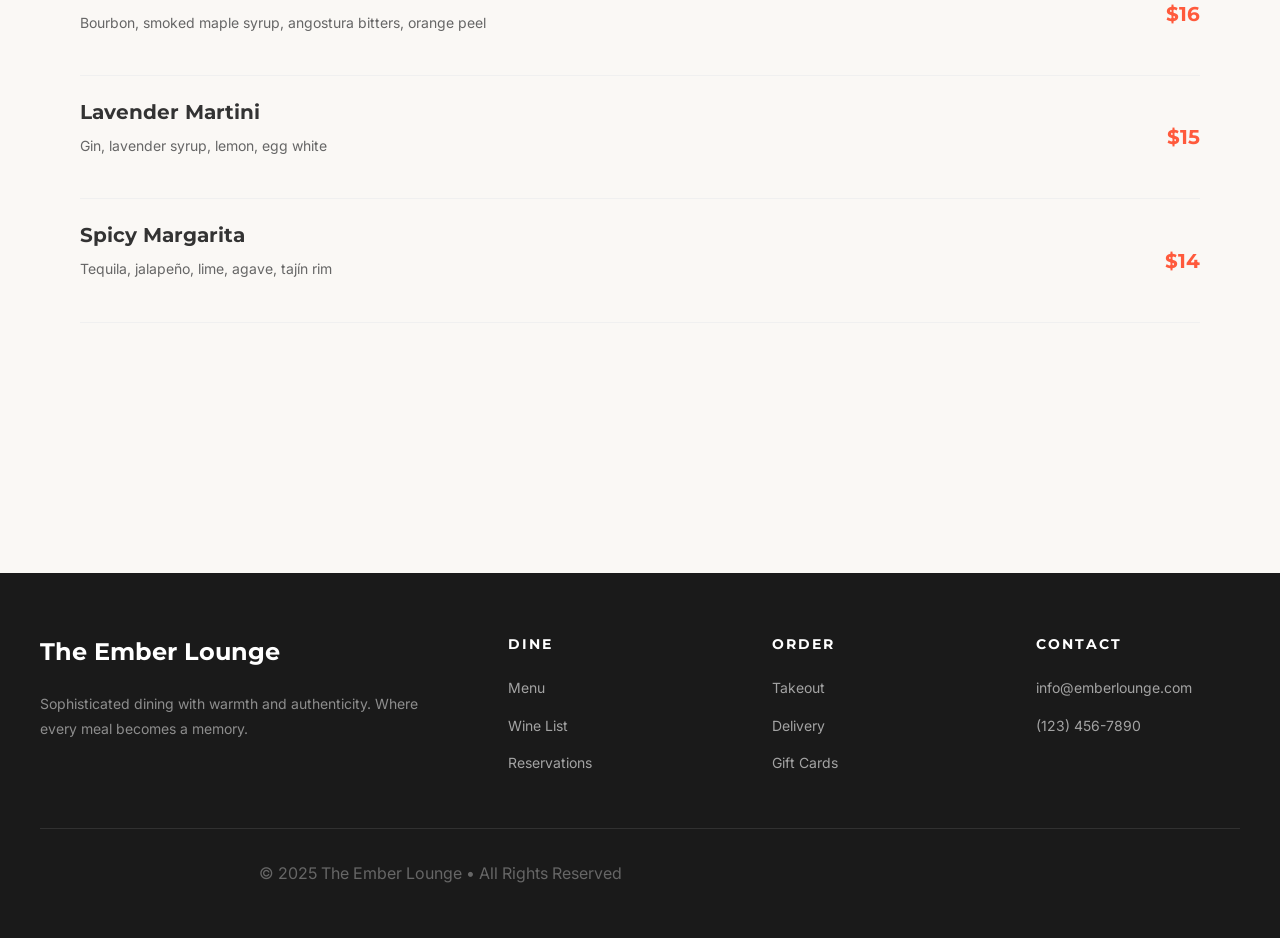
<file: wine.html>
<!DOCTYPE html>
<html lang="en">
<head>
    <meta charset="UTF-8">
    <meta name="viewport" content="width=device-width, initial-scale=1.0">
    <title>Wine List - The Ember Lounge</title>
    <link href="https://fonts.googleapis.com/css2?family=Bebas+Neue&family=Inter:wght@300;400;600&family=Montserrat:wght@400;600;700&display=swap" rel="stylesheet">
    <link rel="stylesheet" href="style.css">
</head>
<body>

<header>
    <nav class="navbar">
        <div class="logo">The Ember Lounge</div>
        <ul class="nav-links">
            <li><a href="index.html">Home</a></li>
            <li><a href="menu.html">View Menu</a></li>
            <li><a href="reservation.html">Reservations</a></li>
            <li><a href="takeout.html">Takeout</a></li>
            <li><a href="delivery.html">Delivery</a></li>
            <li><a href="wine.html">Wine List</a></li>
            <li><a href="giftcards.html">Gift Cards</a></li>
        </ul>
    </nav>
</header>

<main class="container">
    <h1 class="page-title">WINE & SPIRITS</h1>
    
    <div class="wine-intro">
        <p>Curated selections to complement your dining experience</p>
    </div>

    <section class="wine-section">
        <h2 class="wine-category">Red Wines</h2>
        <p class="wine-origin">By the Glass</p>
        
        <div class="wine-item">
            <div class="wine-info">
                <h3>Cabernet Sauvignon</h3>
                <p class="wine-description">Napa Valley, California - Bold, black currant, oak finish</p>
            </div>
            <div class="wine-prices">
                <span class="glass">$14</span>
                <span class="bottle">$52</span>
            </div>
        </div>

        <div class="wine-item">
            <div class="wine-info">
                <h3>Pinot Noir</h3>
                <p class="wine-description">Willamette Valley, Oregon - Elegant, cherry, earthy</p>
            </div>
            <div class="wine-prices">
                <span class="glass">$16</span>
                <span class="bottle">$60</span>
            </div>
        </div>

        <div class="wine-item">
            <div class="wine-info">
                <h3>Malbec</h3>
                <p class="wine-description">Mendoza, Argentina - Rich, plum, chocolate notes</p>
            </div>
            <div class="wine-prices">
                <span class="glass">$12</span>
                <span class="bottle">$45</span>
            </div>
        </div>
    </section>

    <section class="wine-section">
        <h2 class="wine-category">White Wines</h2>
        <p class="wine-origin">By the Glass</p>
        
        <div class="wine-item">
            <div class="wine-info">
                <h3>Chardonnay</h3>
                <p class="wine-description">Sonoma Coast, California - Buttery, vanilla, crisp</p>
            </div>
            <div class="wine-prices">
                <span class="glass">$13</span>
                <span class="bottle">$48</span>
            </div>
        </div>

        <div class="wine-item">
            <div class="wine-info">
                <h3>Sauvignon Blanc</h3>
                <p class="wine-description">Marlborough, New Zealand - Citrus, grassy, refreshing</p>
            </div>
            <div class="wine-prices">
                <span class="glass">$12</span>
                <span class="bottle">$44</span>
            </div>
        </div>

        <div class="wine-item">
            <div class="wine-info">
                <h3>Riesling</h3>
                <p class="wine-description">Mosel, Germany - Off-dry, peach, mineral</p>
            </div>
            <div class="wine-prices">
                <span class="glass">$11</span>
                <span class="bottle">$42</span>
            </div>
        </div>
    </section>

    <section class="wine-section">
        <h2 class="wine-category">Signature Cocktails</h2>
        
        <div class="cocktail-item">
            <div class="cocktail-info">
                <h3>The Ember Old Fashioned</h3>
                <p>Bourbon, smoked maple syrup, angostura bitters, orange peel</p>
            </div>
            <span class="cocktail-price">$16</span>
        </div>

        <div class="cocktail-item">
            <div class="cocktail-info">
                <h3>Lavender Martini</h3>
                <p>Gin, lavender syrup, lemon, egg white</p>
            </div>
            <span class="cocktail-price">$15</span>
        </div>

        <div class="cocktail-item">
            <div class="cocktail-info">
                <h3>Spicy Margarita</h3>
                <p>Tequila, jalapeño, lime, agave, tajín rim</p>
            </div>
            <span class="cocktail-price">$14</span>
        </div>
    </section>
</main>

<footer>
        <div class="footer-content">
            <div class="footer-brand">
                <h4>The Ember Lounge</h4>
                <p>Sophisticated dining with warmth and authenticity. Where every meal becomes a memory.</p>
            </div>
            <div class="footer-links">
                <h5>Dine</h5>
                <ul>
                    <li><a href="menu.html">Menu</a></li>
                    <li><a href="wine.html">Wine List</a></li>
                    <li><a href="reservation.html">Reservations</a></li>
                </ul>
            </div>
            <div class="footer-links">
                <h5>Order</h5>
                <ul>
                    <li><a href="takeout.html">Takeout</a></li>
                    <li><a href="delivery.html">Delivery</a></li>
                    <li><a href="giftcards.html">Gift Cards</a></li>
                </ul>
            </div>
            <div class="footer-links">
                <h5>Contact</h5>
                <ul>
                    <li><a href="mailto:info@emberlounge.com">info@emberlounge.com</a></li>
                    <li><a href="tel:+1234567890">(123) 456-7890</a></li>
                </ul>
            </div>
        </div>
        <div class="footer-bottom">
            <p>&copy; 2025 The Ember Lounge • All Rights Reserved</p>
        </div>
    </footer>

</body>
</html>
</file>
<file: style.css>
/* Fonts & Variables */
:root {
    --heading-font: 'Bebas Neue', sans-serif;
    --title-font: 'Montserrat', sans-serif;
    --body-font: 'Inter', sans-serif;
    
    /* Ember Color Palette */
    --ember-orange: #ff5a3c;
    --ember-dark: #1a1a1a;
    --ember-charcoal: #2d2d2d;
    --ember-warm: #f5f0eb;
    --ember-cream: #faf8f5;
    --ember-gold: #d4a574;
    --text-dark: #333;
    --text-light: #666;
    --white: #ffffff;
    
    /* Spacing */
    --section-padding: 80px;
    --container-max: 1200px;
}

/* Reset & Base */
* {
    margin: 0;
    padding: 0;
    box-sizing: border-box;
}

html {
    scroll-behavior: smooth;
}

body {
    font-family: var(--body-font);
    color: var(--text-dark);
    background: var(--ember-cream);
    line-height: 1.6;
    overflow-x: hidden;
}

/* ============================================
   NAVIGATION
   ============================================ */
header {
    position: sticky;
    top: 0;
    z-index: 1000;
    background: rgba(255, 255, 255, 0.98);
    backdrop-filter: blur(10px);
    border-bottom: 1px solid rgba(0,0,0,0.05);
}

.navbar {
    display: flex;
    justify-content: space-between;
    align-items: center;
    padding: 20px 40px;
    max-width: var(--container-max);
    margin: 0 auto;
}

.logo {
    font-family: var(--title-font);
    font-size: 28px;
    font-weight: 700;
    color: var(--ember-dark);
    letter-spacing: -0.5px;
    position: relative;
}

.logo::after {
    content: '';
    position: absolute;
    bottom: -5px;
    left: 0;
    width: 30px;
    height: 3px;
    background: var(--ember-orange);
}

.nav-links {
    list-style: none;
    display: flex;
    gap: 32px;
    align-items: center;
}

.nav-links a {
    text-decoration: none;
    font-family: var(--title-font);
    font-size: 14px;
    font-weight: 600;
    color: var(--text-dark);
    text-transform: uppercase;
    letter-spacing: 1px;
    position: relative;
    transition: color 0.3s ease;
    padding: 8px 0;
}

.nav-links a::after {
    content: '';
    position: absolute;
    bottom: 0;
    left: 0;
    width: 0;
    height: 2px;
    background: var(--ember-orange);
    transition: width 0.3s ease;
}

.nav-links a:hover {
    color: var(--ember-orange);
}

.nav-links a:hover::after {
    width: 100%;
}

/* Mobile Menu Toggle */
.menu-toggle {
    display: none;
    flex-direction: column;
    cursor: pointer;
    gap: 5px;
}

.menu-toggle span {
    width: 25px;
    height: 2px;
    background: var(--ember-dark);
    transition: all 0.3s ease;
}

/* ============================================
   HERO SLIDER
   ============================================ */
.premium-slider {
    width: 100%;
    overflow: hidden;
    background: var(--ember-dark);
    position: relative;
}

.slider-wrapper {
    width: 100%;
    overflow: hidden;
    position: relative;
}

.slider-track {
    display: flex;
    width: max-content;
    will-change: transform;
}

.slider-track img {
    width: 400px;
    height: 500px;
    object-fit: cover;
    object-position: center;
    margin-right: 20px;
    border-radius: 4px;
    opacity: 0.9;
    transition: all 0.4s ease;
    filter: brightness(0.9);
}

.slider-track img:hover {
    opacity: 1;
    filter: brightness(1);
    transform: scale(1.02);
}

/* Slider Gradient Overlays */
.premium-slider::before,
.premium-slider::after {
    content: '';
    position: absolute;
    top: 0;
    width: 150px;
    height: 100%;
    z-index: 10;
    pointer-events: none;
}

.premium-slider::before {
    left: 0;
    background: linear-gradient(to right, var(--ember-dark), transparent);
}

.premium-slider::after {
    right: 0;
    background: linear-gradient(to left, var(--ember-dark), transparent);
}

/* ============================================
   CONTAINERS & TYPOGRAPHY
   ============================================ */
.container {
    max-width: var(--container-max);
    margin: 0 auto;
    padding: var(--section-padding) 40px;
}

.page-title {
    font-family: var(--heading-font);
    font-size: clamp(48px, 8vw, 72px);
    letter-spacing: 4px;
    margin-bottom: 30px;
    text-align: center;
    color: var(--ember-dark);
    line-height: 1.1;
}

.page-subtitle {
    font-family: var(--title-font);
    font-size: 18px;
    color: var(--text-light);
    text-align: center;
    max-width: 600px;
    margin: -20px auto 40px;
    font-weight: 400;
}

.head {
    font-family: var(--heading-font);
    font-size: 32px;
    letter-spacing: 3px;
    margin: 40px 0 20px;
    color: var(--ember-dark);
    position: relative;
    display: inline-block;
}

.head::after {
    content: '';
    position: absolute;
    bottom: -8px;
    left: 0;
    width: 60px;
    height: 3px;
    background: var(--ember-orange);
}

p {
    font-size: 16px;
    line-height: 1.8;
    color: var(--text-light);
    margin-bottom: 20px;
    max-width: 800px;
}

/* ============================================
   BUTTONS
   ============================================ */
.btn {
    display: inline-block;
    padding: 16px 40px;
    font-family: var(--title-font);
    font-size: 14px;
    font-weight: 600;
    text-transform: uppercase;
    letter-spacing: 2px;
    text-decoration: none;
    border-radius: 0;
    cursor: pointer;
    transition: all 0.3s ease;
    border: 2px solid transparent;
}

.btn-primary {
    background: var(--ember-orange);
    color: var(--white);
    border-color: var(--ember-orange);
}

.btn-primary:hover {
    background: transparent;
    color: var(--ember-orange);
    transform: translateY(-2px);
    box-shadow: 0 10px 30px rgba(255, 90, 60, 0.2);
}

.btn-secondary {
    background: transparent;
    color: var(--ember-dark);
    border-color: var(--ember-dark);
}

.btn-secondary:hover {
    background: var(--ember-dark);
    color: var(--white);
    transform: translateY(-2px);
}

.btn-gold {
    background: var(--ember-gold);
    color: var(--white);
    border-color: var(--ember-gold);
}

.btn-gold:hover {
    background: transparent;
    color: var(--ember-gold);
}

/* ============================================
   MENU STYLES
   ============================================ */
.menu-intro {
    text-align: center;
    margin-bottom: 60px;
}

.menu-grid {
    display: grid;
    grid-template-columns: repeat(auto-fit, minmax(300px, 1fr));
    gap: 60px;
    margin-top: 40px;
}

.menu-section {
    margin-bottom: 60px;
}

.menu-category {
    font-family: var(--heading-font);
    font-size: 36px;
    letter-spacing: 2px;
    margin-bottom: 30px;
    color: var(--ember-dark);
    padding-bottom: 15px;
    border-bottom: 2px solid var(--ember-gold);
}

.menu-item {
    padding: 20px 0;
    border-bottom: 1px solid rgba(0,0,0,0.1);
    display: flex;
    justify-content: space-between;
    align-items: flex-start;
    transition: all 0.3s ease;
}

.menu-item:hover {
    padding-left: 10px;
    border-left: 3px solid var(--ember-orange);
    background: rgba(255, 90, 60, 0.02);
}

.menu-item-content {
    flex: 1;
}

.menu-item h3 {
    font-family: var(--title-font);
    font-size: 20px;
    margin-bottom: 8px;
    color: var(--ember-dark);
    font-weight: 600;
}

.menu-item p {
    font-size: 14px;
    color: var(--text-light);
    margin: 0;
    font-style: italic;
}

.price {
    font-family: var(--heading-font);
    font-size: 24px;
    color: var(--ember-orange);
    margin-left: 20px;
    white-space: nowrap;
}

.dietary {
    display: inline-block;
    font-size: 11px;
    padding: 2px 8px;
    background: var(--ember-warm);
    color: var(--text-light);
    margin-top: 8px;
    border-radius: 2px;
    text-transform: uppercase;
    letter-spacing: 1px;
}

/* ============================================
   RESERVATION FORM
   ============================================ */
.reservation-section {
    background: var(--white);
    padding: 60px;
    box-shadow: 0 20px 60px rgba(0,0,0,0.05);
    max-width: 800px;
    margin: 0 auto;
}

.form-group {
    margin-bottom: 30px;
}

.form-row {
    display: grid;
    grid-template-columns: 1fr 1fr;
    gap: 30px;
}

label {
    display: block;
    font-family: var(--title-font);
    font-size: 12px;
    font-weight: 600;
    text-transform: uppercase;
    letter-spacing: 1.5px;
    margin-bottom: 10px;
    color: var(--ember-dark);
}

input,
select,
textarea {
    width: 100%;
    padding: 16px;
    border: 1px solid #ddd;
    font-family: var(--body-font);
    font-size: 16px;
    background: var(--ember-cream);
    transition: all 0.3s ease;
}

input:focus,
select:focus,
textarea:focus {
    outline: none;
    border-color: var(--ember-orange);
    background: var(--white);
    box-shadow: 0 0 0 3px rgba(255, 90, 60, 0.1);
}

textarea {
    resize: vertical;
    min-height: 120px;
}

.form-note {
    font-size: 14px;
    color: var(--text-light);
    margin-top: 20px;
    padding: 20px;
    background: var(--ember-warm);
    border-left: 4px solid var(--ember-orange);
}

/* ============================================
   WINE LIST
   ============================================ */
.wine-hero {
    background: var(--ember-charcoal);
    color: var(--white);
    padding: 100px 40px;
    text-align: center;
    margin-bottom: 60px;
}

.wine-hero h1 {
    color: var(--white);
    font-size: clamp(40px, 6vw, 64px);
}

.wine-hero p {
    color: rgba(255,255,255,0.7);
    max-width: 600px;
    margin: 0 auto;
}

.wine-category {
    margin-bottom: 60px;
}

.wine-category h2 {
    font-family: var(--heading-font);
    font-size: 28px;
    letter-spacing: 2px;
    color: var(--ember-gold);
    margin-bottom: 30px;
    text-transform: uppercase;
}

.wine-item {
    display: flex;
    justify-content: space-between;
    align-items: baseline;
    padding: 20px 0;
    border-bottom: 1px dotted rgba(0,0,0,0.2);
}

.wine-name {
    font-family: var(--title-font);
    font-weight: 600;
    font-size: 18px;
    color: var(--ember-dark);
}

.wine-details {
    font-size: 14px;
    color: var(--text-light);
    font-style: italic;
}

.wine-price {
    font-family: var(--heading-font);
    font-size: 20px;
    color: var(--ember-orange);
}

.wine-origin {
    font-size: 12px;
    text-transform: uppercase;
    letter-spacing: 1px;
    color: var(--ember-gold);
    margin-top: 5px;
}

/* ==========================================
   ENHANCED GIFT CARD PAGE STYLES
   ========================================== */

.giftcard-hero {
    display: grid;
    grid-template-columns: 1fr 1fr;
    gap: 60px;
    align-items: start;
    margin-bottom: 60px;
}

/* Left Side Styling */
.giftcard-left {
    display: flex;
    flex-direction: column;
    gap: 30px;
}

/* Enhanced Gift Card Visual */
.giftcard-visual {
    display: flex;
    justify-content: center;
    perspective: 1000px;
}

.giftcard-card {
    width: 380px;
    height: 240px;
    background: linear-gradient(135deg, #1a1a1a 0%, #2d2d2d 50%, #1a1a1a 100%);
    border-radius: 20px;
    padding: 35px;
    box-shadow: 
        0 25px 80px rgba(0,0,0,0.4),
        0 10px 30px rgba(255,90,60,0.1);
    position: relative;
    overflow: hidden;
    transform-style: preserve-3d;
    transition: transform 0.6s ease;
    border: 1px solid rgba(255,255,255,0.1);
}

.giftcard-card:hover {
    transform: rotateY(5deg) rotateX(5deg) translateY(-10px);
}

.card-shine {
    position: absolute;
    top: -100%;
    left: -100%;
    width: 300%;
    height: 300%;
    background: linear-gradient(
        45deg,
        transparent 30%,
        rgba(255,255,255,0.05) 50%,
        transparent 70%
    );
    animation: cardShine 4s infinite;
    pointer-events: none;
}

@keyframes cardShine {
    0% { transform: translateX(-100%) translateY(-100%) rotate(45deg); }
    100% { transform: translateX(100%) translateY(100%) rotate(45deg); }
}

.card-design {
    height: 100%;
    display: flex;
    flex-direction: column;
    justify-content: space-between;
    color: white;
    position: relative;
    z-index: 1;
}

.card-header {
    display: flex;
    justify-content: space-between;
    align-items: center;
}

.card-logo {
    font-family: var(--title-font);
    font-size: 20px;
    font-weight: 700;
    letter-spacing: 1px;
}

.card-chip {
    font-size: 32px;
    opacity: 0.8;
}

.card-body {
    display: flex;
    flex-direction: column;
    align-items: flex-start;
    gap: 5px;
}

.card-amount {
    font-family: var(--heading-font);
    font-size: 56px;
    letter-spacing: 2px;
    background: linear-gradient(135deg, #fff 0%, #e0e0e0 100%);
    -webkit-background-clip: text;
    -webkit-text-fill-color: transparent;
    background-clip: text;
}

.card-label {
    font-size: 12px;
    letter-spacing: 3px;
    opacity: 0.6;
    text-transform: uppercase;
}

.card-footer {
    display: flex;
    justify-content: space-between;
    align-items: center;
    font-size: 14px;
    opacity: 0.7;
    letter-spacing: 1px;
}

/* Info Cards Section */
.info-cards {
    display: flex;
    flex-direction: column;
    gap: 15px;
}

.info-card {
    display: flex;
    align-items: center;
    gap: 20px;
    padding: 20px 25px;
    background: white;
    border-radius: 16px;
    box-shadow: 0 4px 20px rgba(0,0,0,0.06);
    transition: all 0.3s ease;
    border: 1px solid #f0f0f0;
}

.info-card:hover {
    transform: translateX(10px);
    box-shadow: 0 8px 30px rgba(0,0,0,0.1);
    border-color: #ff5a3c;
}

.info-icon {
    font-size: 32px;
    width: 50px;
    height: 50px;
    display: flex;
    align-items: center;
    justify-content: center;
    background: #fff5f3;
    border-radius: 12px;
}

.info-content h4 {
    font-family: var(--title-font);
    font-size: 16px;
    margin-bottom: 4px;
    color: #333;
}

.info-content p {
    font-size: 14px;
    color: #666;
    margin: 0;
}

/* Testimonial */
.giftcard-testimonial {
    background: linear-gradient(135deg, #fff9f8 0%, #fff 100%);
    padding: 30px;
    border-radius: 16px;
    border-left: 4px solid #ff5a3c;
    position: relative;
}

.giftcard-testimonial::before {
    content: '"';
    position: absolute;
    top: 10px;
    left: 20px;
    font-size: 60px;
    color: #ff5a3c;
    opacity: 0.2;
    font-family: Georgia, serif;
    line-height: 1;
}

.stars {
    color: #ffb800;
    font-size: 18px;
    letter-spacing: 2px;
    margin-bottom: 12px;
}

.giftcard-testimonial p {
    font-style: italic;
    color: #555;
    line-height: 1.6;
    margin-bottom: 15px;
    position: relative;
    z-index: 1;
}

.testimonial-author {
    font-size: 14px;
    color: #999;
    font-weight: 600;
}

/* Right Side Form Enhancements */
.giftcard-info h2 {
    font-family: var(--heading-font);
    font-size: 42px;
    margin-bottom: 15px;
    letter-spacing: 2px;
}

.giftcard-info > p {
    color: #666;
    margin-bottom: 35px;
    line-height: 1.7;
    font-size: 16px;
}

.giftcard-options h3 {
    font-family: var(--title-font);
    font-size: 14px;
    text-transform: uppercase;
    letter-spacing: 2px;
    color: #999;
    margin-bottom: 20px;
    margin-top: 30px;
}

.giftcard-options h3:first-child {
    margin-top: 0;
}

/* Delivery Method Radio Buttons */
.delivery-method {
    display: flex;
    flex-direction: column;
    gap: 15px;
    margin-bottom: 25px;
}

.radio-label {
    display: flex;
    align-items: center;
    gap: 15px;
    padding: 20px;
    background: white;
    border: 2px solid #e0e0e0;
    border-radius: 12px;
    cursor: pointer;
    transition: all 0.3s ease;
}

.radio-label:hover {
    border-color: #ff5a3c;
}

.radio-label input[type="radio"] {
    display: none;
}

.radio-custom {
    width: 24px;
    height: 24px;
    border: 2px solid #ddd;
    border-radius: 50%;
    position: relative;
    transition: all 0.3s ease;
    flex-shrink: 0;
}

.radio-label input[type="radio"]:checked + .radio-custom {
    border-color: #ff5a3c;
    background: #ff5a3c;
}

.radio-label input[type="radio"]:checked + .radio-custom::after {
    content: '';
    position: absolute;
    top: 50%;
    left: 50%;
    transform: translate(-50%, -50%);
    width: 8px;
    height: 8px;
    background: white;
    border-radius: 50%;
}

.radio-text {
    display: flex;
    flex-direction: column;
}

.radio-text strong {
    font-family: var(--title-font);
    font-size: 16px;
    color: #333;
    margin-bottom: 4px;
}

.radio-text small {
    color: #999;
    font-size: 13px;
}

.radio-label input[type="radio"]:checked ~ .radio-text strong {
    color: #ff5a3c;
}

/* Amount Buttons */
.amount-buttons {
    display: flex;
    gap: 12px;
    margin-bottom: 20px;
    flex-wrap: wrap;
}

.amount-btn {
    flex: 1;
    min-width: 80px;
    padding: 18px;
    border: 2px solid #e0e0e0;
    background: white;
    border-radius: 12px;
    font-family: var(--title-font);
    font-size: 18px;
    font-weight: 700;
    cursor: pointer;
    transition: all 0.3s ease;
}

.amount-btn:hover {
    border-color: #ff5a3c;
    color: #ff5a3c;
    transform: translateY(-2px);
}

.amount-btn.active {
    background: #ff5a3c;
    border-color: #ff5a3c;
    color: white;
    box-shadow: 0 4px 15px rgba(255, 90, 60, 0.3);
}

/* Custom Amount */
.custom-amount {
    margin-bottom: 25px;
}

.custom-amount label {
    display: block;
    margin-bottom: 10px;
    font-size: 14px;
    color: #666;
}

.custom-amount input {
    width: 100%;
    padding: 16px;
    border: 2px solid #e0e0e0;
    border-radius: 12px;
    font-size: 16px;
    font-family: var(--body-font);
    transition: border-color 0.3s ease;
}

.custom-amount input:focus {
    outline: none;
    border-color: #ff5a3c;
}

/* Recipient Info */
.recipient-info {
    display: flex;
    flex-direction: column;
    gap: 18px;
    margin-bottom: 30px;
}

.recipient-info h3 {
    margin-bottom: 5px;
}

.recipient-info input,
.recipient-info textarea {
    padding: 16px;
    border: 2px solid #e0e0e0;
    border-radius: 12px;
    font-family: var(--body-font);
    font-size: 15px;
    transition: all 0.3s ease;
}

.recipient-info input:focus,
.recipient-info textarea:focus {
    outline: none;
    border-color: #ff5a3c;
    box-shadow: 0 0 0 4px rgba(255, 90, 60, 0.1);
}

.recipient-info textarea {
    resize: vertical;
    min-height: 100px;
}

/* Purchase Button */
.btn-purchase {
    background: linear-gradient(135deg, #ff5a3c 0%, #e04a2f 100%);
    color: white;
    border: none;
    padding: 20px 40px;
    font-family: var(--title-font);
    font-size: 16px;
    font-weight: 700;
    letter-spacing: 2px;
    text-transform: uppercase;
    cursor: pointer;
    border-radius: 50px;
    width: 100%;
    transition: all 0.3s ease;
    box-shadow: 0 4px 15px rgba(255, 90, 60, 0.3);
}

.btn-purchase:hover {
    transform: translateY(-3px);
    box-shadow: 0 8px 25px rgba(255, 90, 60, 0.4);
}

.giftcard-note {
    text-align: center;
    color: #999;
    font-size: 13px;
    margin-top: 20px;
    line-height: 1.5;
}

/* Responsive */
@media (max-width: 968px) {
    .giftcard-hero {
        grid-template-columns: 1fr;
    }
    
    .giftcard-left {
        order: 2;
    }
    
    .giftcard-info {
        order: 1;
    }
    
    .giftcard-card {
        width: 100%;
        max-width: 380px;
    }
}

/* ============================================
   TAKEOUT & DELIVERY
   ============================================ */
.service-cards {
    display: grid;
    grid-template-columns: repeat(auto-fit, minmax(280px, 1fr));
    gap: 30px;
    margin: 40px 0;
}

.service-card {
    background: var(--white);
    padding: 40px;
    text-align: center;
    border: 1px solid rgba(0,0,0,0.05);
    transition: all 0.3s ease;
}

.service-card:hover {
    transform: translateY(-5px);
    box-shadow: 0 20px 40px rgba(0,0,0,0.1);
}

.service-icon {
    font-size: 48px;
    margin-bottom: 20px;
}

.service-card h3 {
    font-family: var(--heading-font);
    font-size: 28px;
    margin-bottom: 15px;
    letter-spacing: 2px;
}

.partner-logos {
    display: flex;
    justify-content: center;
    gap: 40px;
    margin-top: 40px;
    flex-wrap: wrap;
}

.partner {
    padding: 20px 40px;
    background: var(--white);
    border: 2px solid #eee;
    font-family: var(--title-font);
    font-weight: 700;
    font-size: 18px;
    transition: all 0.3s ease;
}

.partner:hover {
    border-color: var(--ember-orange);
    color: var(--ember-orange);
    transform: scale(1.05);
}

/* ============================================
   INFO BOXES
   ============================================ */
.info-grid {
    display: grid;
    grid-template-columns: repeat(auto-fit, minmax(300px, 1fr));
    gap: 40px;
    margin: 60px 0;
}

.info-box {
    background: var(--white);
    padding: 40px;
    border-left: 4px solid var(--ember-orange);
    box-shadow: 0 10px 30px rgba(0,0,0,0.05);
}

.info-box h3 {
    font-family: var(--heading-font);
    font-size: 24px;
    margin-bottom: 20px;
    letter-spacing: 2px;
}

.hours-list {
    list-style: none;
}

.hours-list li {
    padding: 12px 0;
    border-bottom: 1px solid rgba(0,0,0,0.05);
    display: flex;
    justify-content: space-between;
    font-size: 15px;
}

.hours-list li:last-child {
    border-bottom: none;
}

.hours-list strong {
    color: var(--ember-dark);
    font-weight: 600;
}

.warning-box {
    background: #fff3cd;
    border-left: 4px solid #ffc107;
    padding: 20px;
    margin: 20px 0;
    font-size: 15px;
}

.warning-box strong {
    color: #856404;
}

/* ============================================
   FOOTER
   ============================================ */
footer {
    background: var(--ember-dark);
    color: rgba(255,255,255,0.6);
    padding: 60px 40px 30px;
    margin-top: 80px;
}

.footer-content {
    max-width: var(--container-max);
    margin: 0 auto;
    display: grid;
    grid-template-columns: 2fr 1fr 1fr 1fr;
    gap: 60px;
    margin-bottom: 40px;
}

.footer-brand h4 {
    font-family: var(--title-font);
    font-size: 24px;
    color: var(--white);
    margin-bottom: 20px;
}

.footer-brand p {
    color: rgba(255,255,255,0.5);
    font-size: 14px;
}

.footer-links h5 {
    font-family: var(--title-font);
    font-size: 14px;
    color: var(--white);
    text-transform: uppercase;
    letter-spacing: 2px;
    margin-bottom: 20px;
}

.footer-links ul {
    list-style: none;
}

.footer-links li {
    margin-bottom: 12px;
}

.footer-links a {
    color: rgba(255,255,255,0.6);
    text-decoration: none;
    font-size: 14px;
    transition: color 0.3s ease;
}

.footer-links a:hover {
    color: var(--ember-orange);
}

.footer-bottom {
    border-top: 1px solid rgba(255,255,255,0.1);
    padding-top: 30px;
    text-align: center;
    font-size: 14px;
    color: rgba(255,255,255,0.4);
}

/* ============================================
   UTILITY CLASSES
   ============================================ */
.text-center { text-align: center; }
.mt-20 { margin-top: 20px; }
.mt-40 { margin-top: 40px; }
.mb-20 { margin-bottom: 20px; }
.mb-40 { margin-bottom: 40px; }

.highlight {
    color: var(--ember-orange);
    font-weight: 600;
}

/* ============================================
   ANIMATIONS
   ============================================ */
@keyframes fadeInUp {
    from {
        opacity: 0;
        transform: translateY(30px);
    }
    to {
        opacity: 1;
        transform: translateY(0);
    }
}

.animate-in {
    animation: fadeInUp 0.8s ease forwards;
}

/* ============================================
   RESPONSIVE DESIGN
   ============================================ */
@media (max-width: 968px) {
    .navbar {
        padding: 20px;
    }
    
    .nav-links {
        gap: 20px;
    }
    
    .nav-links a {
        font-size: 12px;
    }
    
    .container {
        padding: 40px 20px;
    }
    
    .form-row {
        grid-template-columns: 1fr;
    }
    
    .gift-card-showcase {
        grid-template-columns: 1fr;
    }
    
    .footer-content {
        grid-template-columns: 1fr 1fr;
        gap: 40px;
    }
}

@media (max-width: 640px) {
    .menu-toggle {
        display: flex;
    }
    
    .nav-links {
        position: fixed;
        top: 70px;
        left: 0;
        width: 100%;
        background: var(--white);
        flex-direction: column;
        padding: 40px;
        gap: 20px;
        transform: translateY(-150%);
        transition: transform 0.3s ease;
        box-shadow: 0 10px 30px rgba(0,0,0,0.1);
    }
    
    .nav-links.active {
        transform: translateY(0);
    }
    
    .slider-track img {
        width: 300px;
        height: 400px;
    }
    
    .reservation-section {
        padding: 30px;
    }
    
    .footer-content {
        grid-template-columns: 1fr;
        text-align: center;
    }
    
    .wine-item {
        flex-direction: column;
        gap: 10px;
    }
}

/* ==========================================
   BUTTON STYLES
   ========================================== */

/* Primary Button - Confirm Reservation */
.btn-reserve {
    background: linear-gradient(135deg, #ff5a3c 0%, #e04a2f 100%);
    color: white;
    border: none;
    padding: 18px 48px;
    font-family: var(--title-font);
    font-size: 16px;
    font-weight: 700;
    letter-spacing: 2px;
    text-transform: uppercase;
    cursor: pointer;
    border-radius: 50px;
    box-shadow: 0 4px 15px rgba(255, 90, 60, 0.3);
    transition: all 0.3s ease;
    width: 100%;
    margin-top: 20px;
}

.btn-reserve:hover {
    transform: translateY(-2px);
    box-shadow: 0 6px 20px rgba(255, 90, 60, 0.4);
    background: linear-gradient(135deg, #e04a2f 0%, #ff5a3c 100%);
}

.btn-reserve:active {
    transform: translateY(0);
}

/* Close Button */
.btn-close {
    background: #333;
    color: white;
    border: none;
    padding: 14px 36px;
    font-family: var(--title-font);
    font-size: 14px;
    font-weight: 600;
    letter-spacing: 1px;
    text-transform: uppercase;
    cursor: pointer;
    border-radius: 50px;
    transition: all 0.3s ease;
    margin-top: 20px;
}

.btn-close:hover {
    background: #555;
    transform: translateY(-2px);
}

/* Add to Cart Button */
.btn-add {
    background: transparent;
    color: #ff5a3c;
    border: 2px solid #ff5a3c;
    padding: 10px 24px;
    font-family: var(--title-font);
    font-size: 13px;
    font-weight: 700;
    letter-spacing: 1px;
    text-transform: uppercase;
    cursor: pointer;
    border-radius: 40px;
    display: flex;
    align-items: center;
    gap: 6px;
    transition: all 0.3s ease;
    min-width: 90px;
    justify-content: center;
}

.btn-add:hover {
    background: #ff5a3c;
    color: white;
    transform: scale(1.05);
}

.btn-add.added {
    background: #22c55e;
    border-color: #22c55e;
    color: white;
}

.btn-add .plus {
    font-size: 16px;
    line-height: 1;
}

.btn-add .check {
    font-size: 14px;
}

/* Small Add Button for Delivery */
.btn-add-small {
    background: #ff5a3c;
    color: white;
    border: none;
    width: 75px;
    height: 30px;
    border-radius: 40px;
    font-size: 14px;
    cursor: pointer;
    transition: all 0.3s ease;
    display: flex;
    align-items: center;
    justify-content: center;
    margin: 0 auto;
}

.btn-add-small:hover {
    background: #e04a2f;
    transform: scale(1.1);
}

/* Checkout Button */
.btn-checkout {
    background: #22c55e;
    color: white;
    border: none;
    padding: 16px;
    font-family: var(--title-font);
    font-size: 14px;
    font-weight: 700;
    letter-spacing: 1px;
    text-transform: uppercase;
    cursor: pointer;
    border-radius: 8px;
    width: 100%;
    margin-top: 15px;
    transition: all 0.3s ease;
}

.btn-checkout:hover {
    background: #16a34a;
    transform: translateY(-2px);
}

/* Purchase Button */
.btn-purchase {
    background: linear-gradient(135deg, #ff5a3c 0%, #e04a2f 100%);
    color: white;
    border: none;
    padding: 18px 40px;
    font-family: var(--title-font);
    font-size: 16px;
    font-weight: 700;
    letter-spacing: 2px;
    text-transform: uppercase;
    cursor: pointer;
    border-radius: 50px;
    width: 100%;
    margin-top: 20px;
    transition: all 0.3s ease;
}

.btn-purchase:hover {
    transform: translateY(-2px);
    box-shadow: 0 6px 20px rgba(255, 90, 60, 0.4);
}

/* ==========================================
   RESERVATION PAGE STYLES
   ========================================== */

.reservation-container {
    max-width: 600px;
    margin: 0 auto;
    background: white;
    padding: 40px;
    border-radius: 16px;
    box-shadow: 0 10px 40px rgba(0,0,0,0.08);
}

.reservation-form {
    display: flex;
    flex-direction: column;
    gap: 20px;
}

.form-row {
    display: grid;
    grid-template-columns: 1fr 1fr;
    gap: 20px;
}

.form-group {
    display: flex;
    flex-direction: column;
    gap: 8px;
}

.form-group label {
    font-family: var(--title-font);
    font-size: 12px;
    font-weight: 600;
    text-transform: uppercase;
    letter-spacing: 1px;
    color: #666;
}

.form-group input,
.form-group select,
.form-group textarea {
    padding: 14px;
    border: 2px solid #e0e0e0;
    border-radius: 8px;
    font-family: var(--body-font);
    font-size: 15px;
    transition: border-color 0.3s ease;
}

.form-group input:focus,
.form-group select:focus,
.form-group textarea:focus {
    outline: none;
    border-color: #ff5a3c;
}

/* Modal Styles */
.modal {
    display: none;
    position: fixed;
    top: 0;
    left: 0;
    width: 100%;
    height: 100%;
    background: rgba(0,0,0,0.6);
    z-index: 1000;
    justify-content: center;
    align-items: center;
    backdrop-filter: blur(4px);
}

.modal-content {
    background: white;
    padding: 50px;
    border-radius: 20px;
    text-align: center;
    max-width: 450px;
    width: 90%;
    position: relative;
    animation: modalSlideIn 0.3s ease;
}

@keyframes modalSlideIn {
    from {
        opacity: 0;
        transform: translateY(-30px);
    }
    to {
        opacity: 1;
        transform: translateY(0);
    }
}

.close-btn {
    position: absolute;
    top: 20px;
    right: 25px;
    font-size: 28px;
    cursor: pointer;
    color: #999;
    transition: color 0.3s ease;
}

.close-btn:hover {
    color: #333;
}

.modal-icon {
    width: 80px;
    height: 80px;
    background: #22c55e;
    color: white;
    border-radius: 50%;
    display: flex;
    align-items: center;
    justify-content: center;
    font-size: 40px;
    margin: 0 auto 20px;
}

.modal-content h2 {
    font-family: var(--heading-font);
    font-size: 32px;
    margin-bottom: 10px;
}

#confirmationDetails {
    margin: 20px 0;
    padding: 20px;
    background: #f9f9f9;
    border-radius: 8px;
    line-height: 1.8;
    color: #555;
}

/* ==========================================
   TAKEOUT PAGE STYLES
   ========================================== */

.center-text {
    text-align: center;
    margin-bottom: 30px;
    font-size: 18px;
}

.cart-summary {
    background: white;
    padding: 25px;
    border-radius: 16px;
    box-shadow: 0 4px 20px rgba(0,0,0,0.08);
    margin-bottom: 40px;
    position: sticky;
    top: 20px;
    z-index: 10;
    display: none;
}

.cart-header {
    display: flex;
    justify-content: space-between;
    align-items: center;
    margin-bottom: 15px;
    padding-bottom: 15px;
    border-bottom: 2px solid #f0f0f0;
}

.cart-header h3 {
    font-family: var(--title-font);
    font-size: 18px;
}

.cart-count {
    color: #666;
    font-size: 14px;
}

.cart-items {
    max-height: 200px;
    overflow-y: auto;
}

.empty-cart {
    color: #999;
    font-style: italic;
    padding: 20px 0;
    text-align: center;
}

.cart-item {
    display: flex;
    justify-content: space-between;
    align-items: center;
    padding: 12px 0;
    border-bottom: 1px solid #f0f0f0;
}

.cart-item-info {
    display: flex;
    flex-direction: column;
    gap: 4px;
}

.cart-item-name {
    font-weight: 600;
}

.cart-item-price {
    color: #666;
    font-size: 14px;
}

.cart-item-controls {
    display: flex;
    align-items: center;
    gap: 12px;
}

.cart-item-controls button {
    width: 28px;
    height: 28px;
    border-radius: 50%;
    border: 1px solid #ddd;
    background: white;
    cursor: pointer;
    transition: all 0.3s ease;
}

.cart-item-controls button:hover {
    background: #f0f0f0;
}

.cart-total {
    margin-top: 15px;
    padding-top: 15px;
    border-top: 2px solid #f0f0f0;
    font-size: 18px;
    text-align: right;
}

.takeout-item {
    display: flex;
    justify-content: space-between;
    align-items: center;
    padding: 20px 0;
}

.item-info {
    flex: 1;
}

.item-info h3 {
    font-family: var(--title-font);
    font-size: 20px;
    margin-bottom: 6px;
}

.item-info p {
    color: #666;
    font-size: 14px;
    margin-bottom: 8px;
}

.item-info .price {
    float: none;
    display: inline-block;
    color: #ff5a3c;
    font-weight: 700;
}

/* ==========================================
   DELIVERY PAGE STYLES
   ========================================== */

.delivery-hero {
    text-align: center;
    margin-bottom: 40px;
    padding: 30px;
    background: linear-gradient(135deg, #fff5f3 0%, #fff 100%);
    border-radius: 16px;
}

.delivery-tagline {
    font-family: var(--title-font);
    font-size: 20px;
    color: #666;
    margin-bottom: 20px;
}

.delivery-badges {
    display: flex;
    justify-content: center;
    gap: 20px;
    flex-wrap: wrap;
}

.badge {
    background: white;
    padding: 10px 20px;
    border-radius: 50px;
    font-size: 14px;
    font-weight: 600;
    box-shadow: 0 2px 10px rgba(0,0,0,0.05);
}

.delivery-grid {
    display: grid;
    grid-template-columns: 1fr 1fr;
    gap: 40px;
    margin-bottom: 50px;
}

.delivery-info h2,
.delivery-map-section h2 {
    font-family: var(--heading-font);
    font-size: 32px;
    margin-bottom: 20px;
}

.partner-buttons {
    display: flex;
    flex-direction: column;
    gap: 15px;
    margin: 25px 0;
}

.btn-partner {
    display: flex;
    align-items: center;
    gap: 15px;
    padding: 20px;
    background: white;
    border: 2px solid #e0e0e0;
    border-radius: 12px;
    text-decoration: none;
    color: #333;
    transition: all 0.3s ease;
}

.btn-partner:hover {
    border-color: #ff5a3c;
    transform: translateX(5px);
    box-shadow: 0 4px 15px rgba(0,0,0,0.08);
}

.partner-icon {
    font-size: 28px;
}

.partner-text {
    display: flex;
    flex-direction: column;
}

.partner-text strong {
    font-family: var(--title-font);
    font-size: 16px;
}

.partner-text small {
    color: #666;
    font-size: 13px;
}

.btn-partner.doordash {
    border-left: 4px solid #ff3008;
}

.btn-partner.ubereats {
    border-left: 4px solid #06c167;
}

.btn-partner.direct {
    border-left: 4px solid #ff5a3c;
}

.delivery-hours {
    background: #f9f9f9;
    padding: 25px;
    border-radius: 12px;
    margin: 25px 0;
}

.delivery-hours h3 {
    font-family: var(--title-font);
    margin-bottom: 15px;
    font-size: 18px;
}

.delivery-hours ul {
    list-style: none;
}

.delivery-hours li {
    display: flex;
    justify-content: space-between;
    padding: 8px 0;
    border-bottom: 1px solid #e0e0e0;
}

.delivery-hours li:last-child {
    border-bottom: none;
}

.delivery-notes {
    margin-top: 25px;
}

.delivery-notes h3 {
    font-family: var(--title-font);
    margin-bottom: 15px;
    font-size: 18px;
}

.notes-list {
    list-style: none;
}

.notes-list li {
    padding: 8px 0;
    color: #555;
}

.delivery-map-section {
    background: white;
    padding: 25px;
    border-radius: 16px;
    box-shadow: 0 4px 20px rgba(0,0,0,0.08);
}

.delivery-map {
    width: 100%;
    height: 400px;
    border-radius: 12px;
    margin: 20px 0;
    z-index: 1;
}

/* Custom Map Marker */
.custom-marker {
    background: transparent;
    border: none;
}

.marker-pin {
    width: 40px;
    height: 40px;
    background: #ff5a3c;
    border-radius: 50% 50% 50% 0;
    transform: rotate(-45deg);
    display: flex;
    align-items: center;
    justify-content: center;
    font-size: 20px;
    box-shadow: 0 4px 10px rgba(0,0,0,0.3);
    animation: bounce 2s infinite;
}

.marker-pin::after {
    content: '';
    width: 24px;
    height: 24px;
    margin: 8px 0 0 8px;
    background: #fff;
    position: absolute;
    border-radius: 50%;
    transform: rotate(45deg);
}

@keyframes bounce {
    0%, 100% { transform: rotate(-45deg) translateY(0); }
    50% { transform: rotate(-45deg) translateY(-10px); }
}

.map-legend {
    display: flex;
    gap: 20px;
    margin-bottom: 20px;
    font-size: 14px;
}

.legend-item {
    display: flex;
    align-items: center;
    gap: 8px;
}

.dot {
    width: 12px;
    height: 12px;
    border-radius: 50%;
    display: inline-block;
}

.dot.red {
    background: #ff5a3c;
}

.dot.blue {
    background: #ff5a3c;
    opacity: 0.3;
}

.address-box {
    background: #f9f9f9;
    padding: 20px;
    border-radius: 8px;
    text-align: center;
}

.address-box strong {
    display: block;
    margin-bottom: 8px;
    font-family: var(--title-font);
}

.address-box p {
    color: #666;
    line-height: 1.6;
}

.delivery-menu-preview {
    margin-top: 50px;
    padding-top: 50px;
    border-top: 2px solid #e0e0e0;
}

.delivery-menu-preview h2 {
    font-family: var(--heading-font);
    font-size: 36px;
    text-align: center;
    margin-bottom: 30px;
}

.delivery-items-grid {
    display: grid;
    grid-template-columns: repeat(4, 1fr);
    gap: 25px;
}

.delivery-card {
    background: white;
    padding: 25px;
    border-radius: 16px;
    text-align: center;
    box-shadow: 0 4px 15px rgba(0,0,0,0.06);
    transition: transform 0.3s ease;
}

.delivery-card:hover {
    transform: translateY(-5px);
}

.delivery-img-placeholder {
    width: 80px;
    height: 80px;
    background: #fff5f3;
    border-radius: 50%;
    display: flex;
    align-items: center;
    justify-content: center;
    font-size: 36px;
    margin: 0 auto 15px;
}

.delivery-card h4 {
    font-family: var(--title-font);
    margin-bottom: 8px;
}

.delivery-price {
    color: #ff5a3c;
    font-weight: 700;
    font-size: 18px;
    margin-bottom: 15px;
}

/* ==========================================
   WINE PAGE STYLES
   ========================================== */

.wine-intro {
    text-align: center;
    margin-bottom: 40px;
    font-size: 18px;
    color: #666;
}

.wine-section {
    margin-bottom: 50px;
    padding-bottom: 40px;
    border-bottom: 1px solid #e0e0e0;
}

.wine-section:last-child {
    border-bottom: none;
}

.wine-category {
    font-family: var(--heading-font);
    font-size: 36px;
    margin-bottom: 5px;
}

.wine-origin {
    color: #999;
    font-style: italic;
    margin-bottom: 25px;
    font-size: 14px;
}

.wine-item {
    display: flex;
    justify-content: space-between;
    align-items: flex-start;
    padding: 20px 0;
    border-bottom: 1px solid #f0f0f0;
}

.wine-info h3 {
    font-family: var(--title-font);
    font-size: 20px;
    margin-bottom: 5px;
}

.wine-description {
    color: #666;
    font-size: 14px;
    max-width: 400px;
}

.wine-prices {
    text-align: right;
}

.wine-prices .glass {
    display: block;
    font-size: 14px;
    color: #999;
    margin-bottom: 4px;
}

.wine-prices .glass::before {
    content: 'Glass ';
    color: #999;
}

.wine-prices .bottle {
    font-family: var(--title-font);
    font-size: 20px;
    font-weight: 700;
    color: #333;
}

.wine-prices .bottle::before {
    content: 'Bottle ';
    font-size: 12px;
    color: #999;
    font-weight: 400;
}

.cocktail-item {
    display: flex;
    justify-content: space-between;
    align-items: center;
    padding: 20px 0;
    border-bottom: 1px solid #f0f0f0;
}

.cocktail-info h3 {
    font-family: var(--title-font);
    font-size: 20px;
    margin-bottom: 5px;
}

.cocktail-info p {
    color: #666;
    font-size: 14px;
}

.cocktail-price {
    font-family: var(--title-font);
    font-size: 20px;
    font-weight: 700;
    color: #ff5a3c;
}

/* ==========================================
   GIFT CARD STYLES
   ========================================== */

.giftcard-hero {
    display: grid;
    grid-template-columns: 1fr 1fr;
    gap: 60px;
    align-items: center;
    margin-bottom: 60px;
}

.giftcard-visual {
    display: flex;
    justify-content: center;
}

.giftcard-card {
    width: 340px;
    height: 210px;
    background: linear-gradient(135deg, #1a1a1a 0%, #333 100%);
    border-radius: 16px;
    padding: 30px;
    box-shadow: 0 20px 60px rgba(0,0,0,0.3);
    position: relative;
    overflow: hidden;
    transform: rotate(-5deg);
    transition: transform 0.3s ease;
}

.giftcard-card:hover {
    transform: rotate(0deg) scale(1.05);
}

.giftcard-card::before {
    content: '';
    position: absolute;
    top: -50%;
    right: -50%;
    width: 200%;
    height: 200%;
    background: linear-gradient(45deg, transparent 30%, rgba(255,255,255,0.1) 50%, transparent 70%);
    animation: shimmer 3s infinite;
}

@keyframes shimmer {
    0% { transform: translateX(-100%) translateY(-100%) rotate(45deg); }
    100% { transform: translateX(100%) translateY(100%) rotate(45deg); }
}

.card-design {
    height: 100%;
    display: flex;
    flex-direction: column;
    justify-content: space-between;
    color: white;
    position: relative;
    z-index: 1;
}

.card-logo {
    font-family: var(--title-font);
    font-size: 18px;
    font-weight: 700;
}

.card-amount {
    font-family: var(--heading-font);
    font-size: 48px;
    letter-spacing: 2px;
}

.giftcard-info h2 {
    font-family: var(--heading-font);
    font-size: 36px;
    margin-bottom: 15px;
}

.giftcard-info > p {
    color: #666;
    margin-bottom: 30px;
    line-height: 1.6;
}

.amount-buttons {
    display: flex;
    gap: 12px;
    margin-bottom: 20px;
}

.amount-btn {
    flex: 1;
    padding: 15px;
    border: 2px solid #e0e0e0;
    background: white;
    border-radius: 10px;
    font-family: var(--title-font);
    font-size: 16px;
    font-weight: 700;
    cursor: pointer;
    transition: all 0.3s ease;
}

.amount-btn:hover {
    border-color: #ff5a3c;
    color: #ff5a3c;
}

.amount-btn.active {
    background: #ff5a3c;
    border-color: #ff5a3c;
    color: white;
}

.custom-amount {
    margin-bottom: 25px;
}

.custom-amount label {
    display: block;
    margin-bottom: 8px;
    font-size: 14px;
    color: #666;
}

.custom-amount input {
    width: 100%;
    padding: 14px;
    border: 2px solid #e0e0e0;
    border-radius: 10px;
    font-size: 16px;
}

.recipient-info {
    display: flex;
    flex-direction: column;
    gap: 15px;
}

.recipient-info h3 {
    font-family: var(--title-font);
    font-size: 16px;
    margin-bottom: 5px;
}

.recipient-info input,
.recipient-info textarea {
    padding: 14px;
    border: 2px solid #e0e0e0;
    border-radius: 10px;
    font-family: var(--body-font);
    font-size: 15px;
}

.giftcard-note {
    text-align: center;
    color: #999;
    font-size: 13px;
    margin-top: 15px;
}

.giftcard-features {
    display: grid;
    grid-template-columns: repeat(3, 1fr);
    gap: 30px;
    text-align: center;
    padding: 40px;
    background: #f9f9f9;
    border-radius: 16px;
}

.feature-icon {
    font-size: 36px;
    margin-bottom: 15px;
    display: block;
}

.feature h4 {
    font-family: var(--title-font);
    margin-bottom: 8px;
}

.feature p {
    color: #666;
    font-size: 14px;
}

/* ==========================================
   RESPONSIVE DESIGN
   ========================================== */

@media (max-width: 968px) {
    .delivery-grid,
    .giftcard-hero {
        grid-template-columns: 1fr;
    }
    
    .delivery-items-grid {
        grid-template-columns: repeat(2, 1fr);
    }
    
    .giftcard-card {
        width: 280px;
        height: 175px;
    }
}

@media (max-width: 640px) {
    .form-row {
        grid-template-columns: 1fr;
    }
    
    .delivery-items-grid {
        grid-template-columns: 1fr;
    }
    
    .giftcard-features {
        grid-template-columns: 1fr;
    }
    
    .navbar {
        flex-direction: column;
        gap: 20px;
    }
    
    .nav-links {
        flex-wrap: wrap;
        justify-content: center;
    }
    
    .takeout-item {
        flex-direction: column;
        align-items: flex-start;
        gap: 15px;
    }
    
    .btn-add {
        width: 100%;
    }
}
</file>
